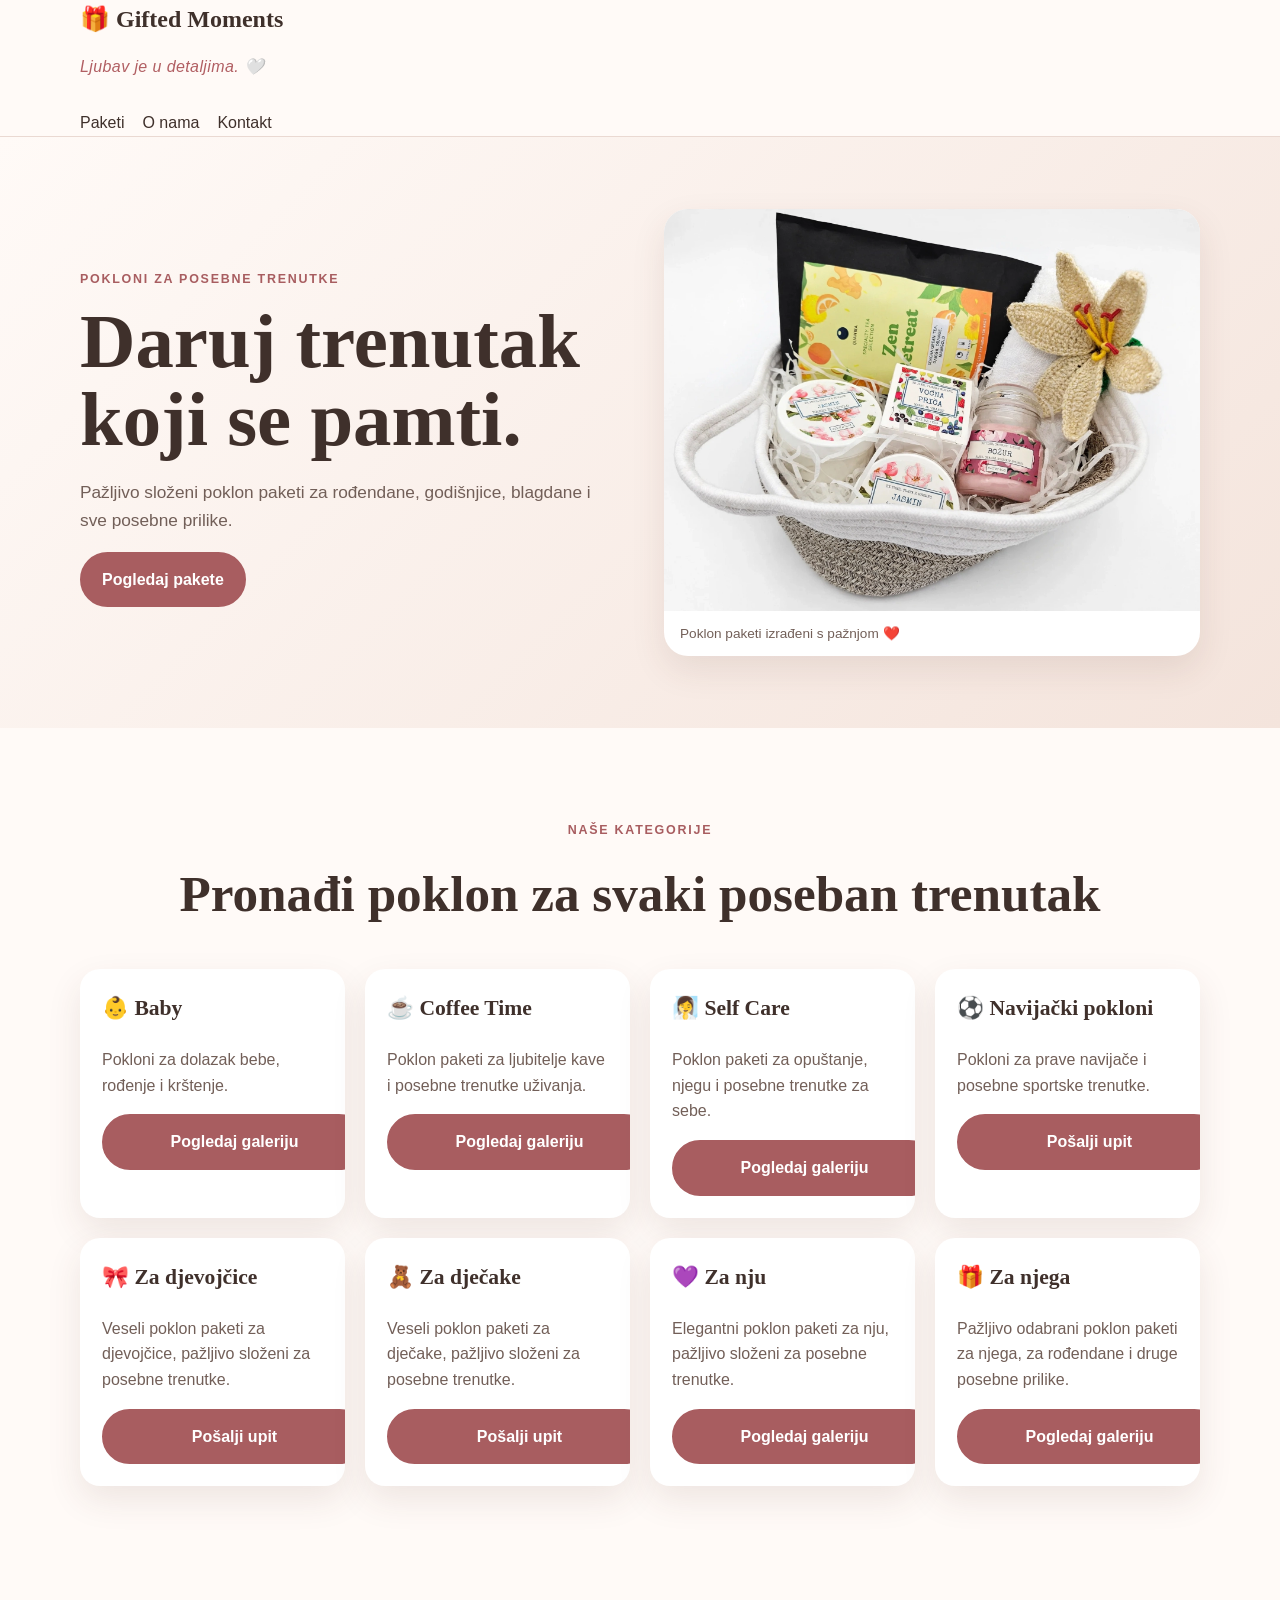
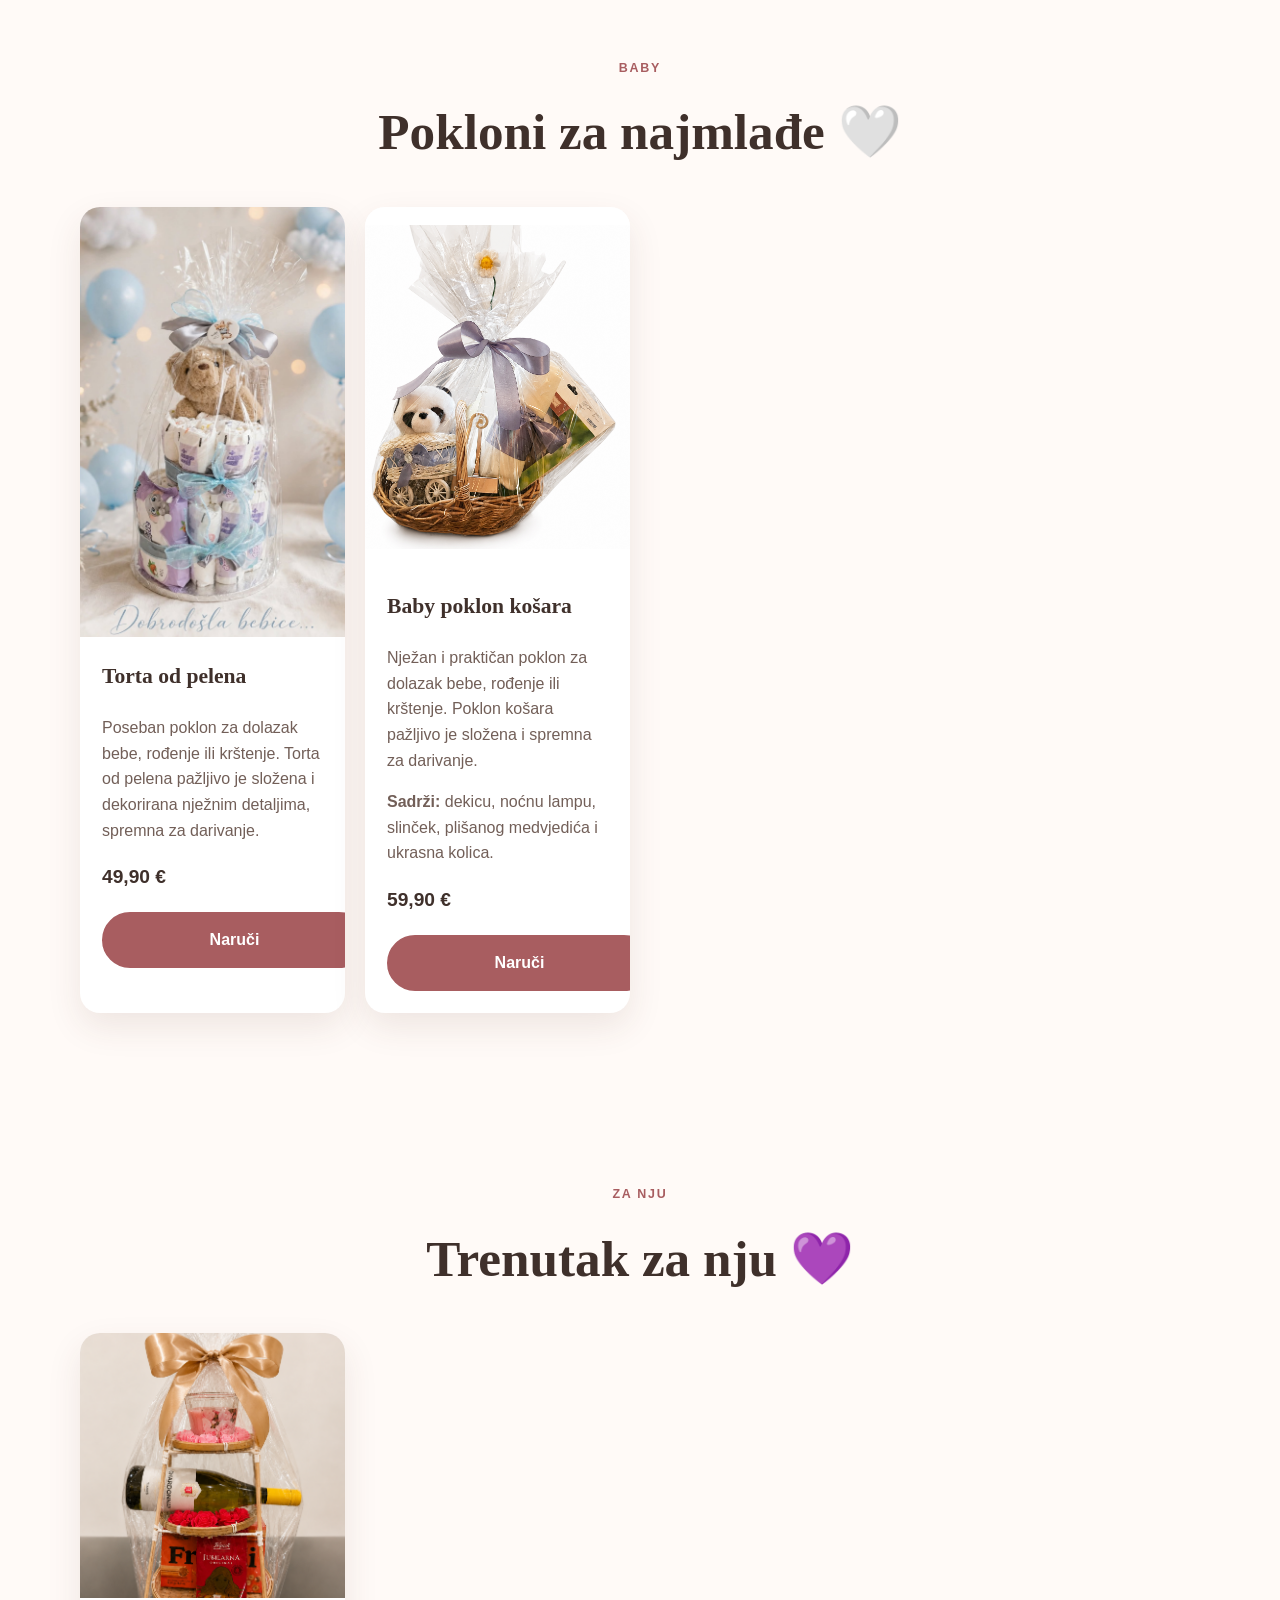
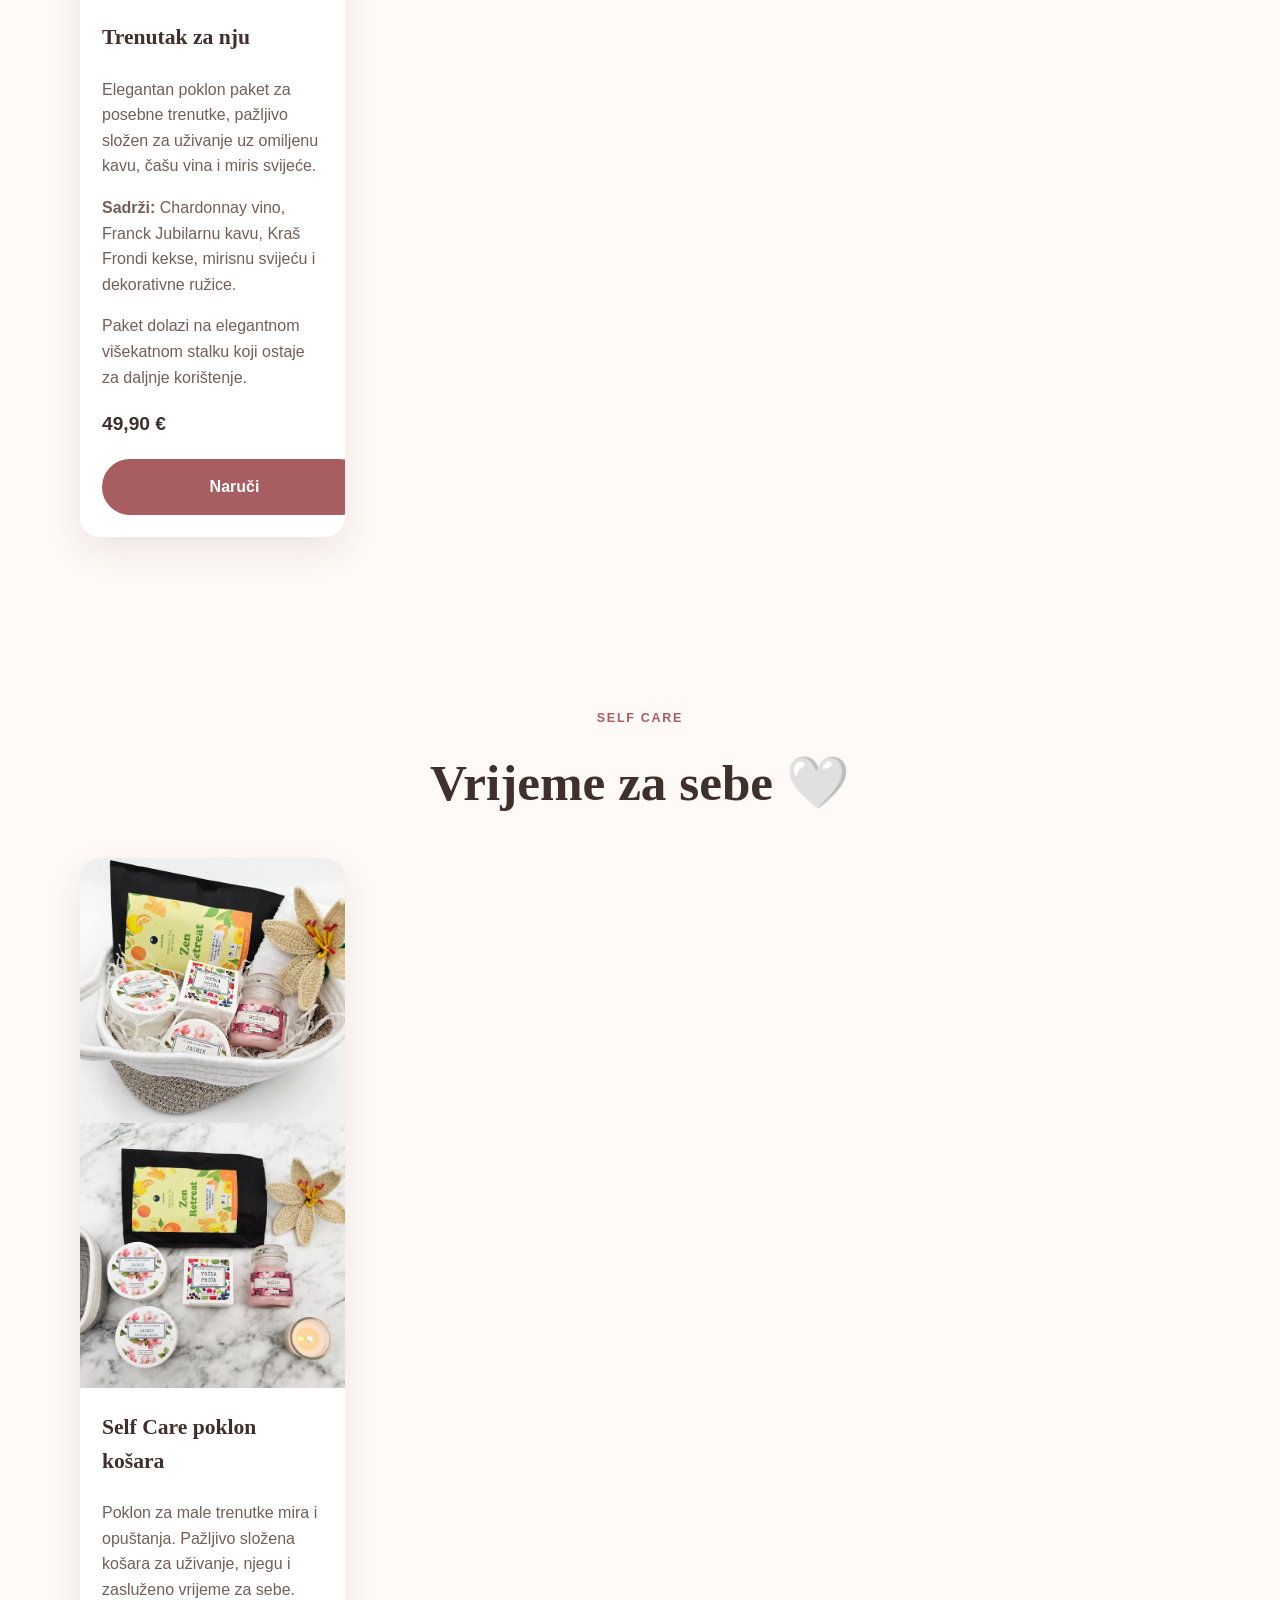
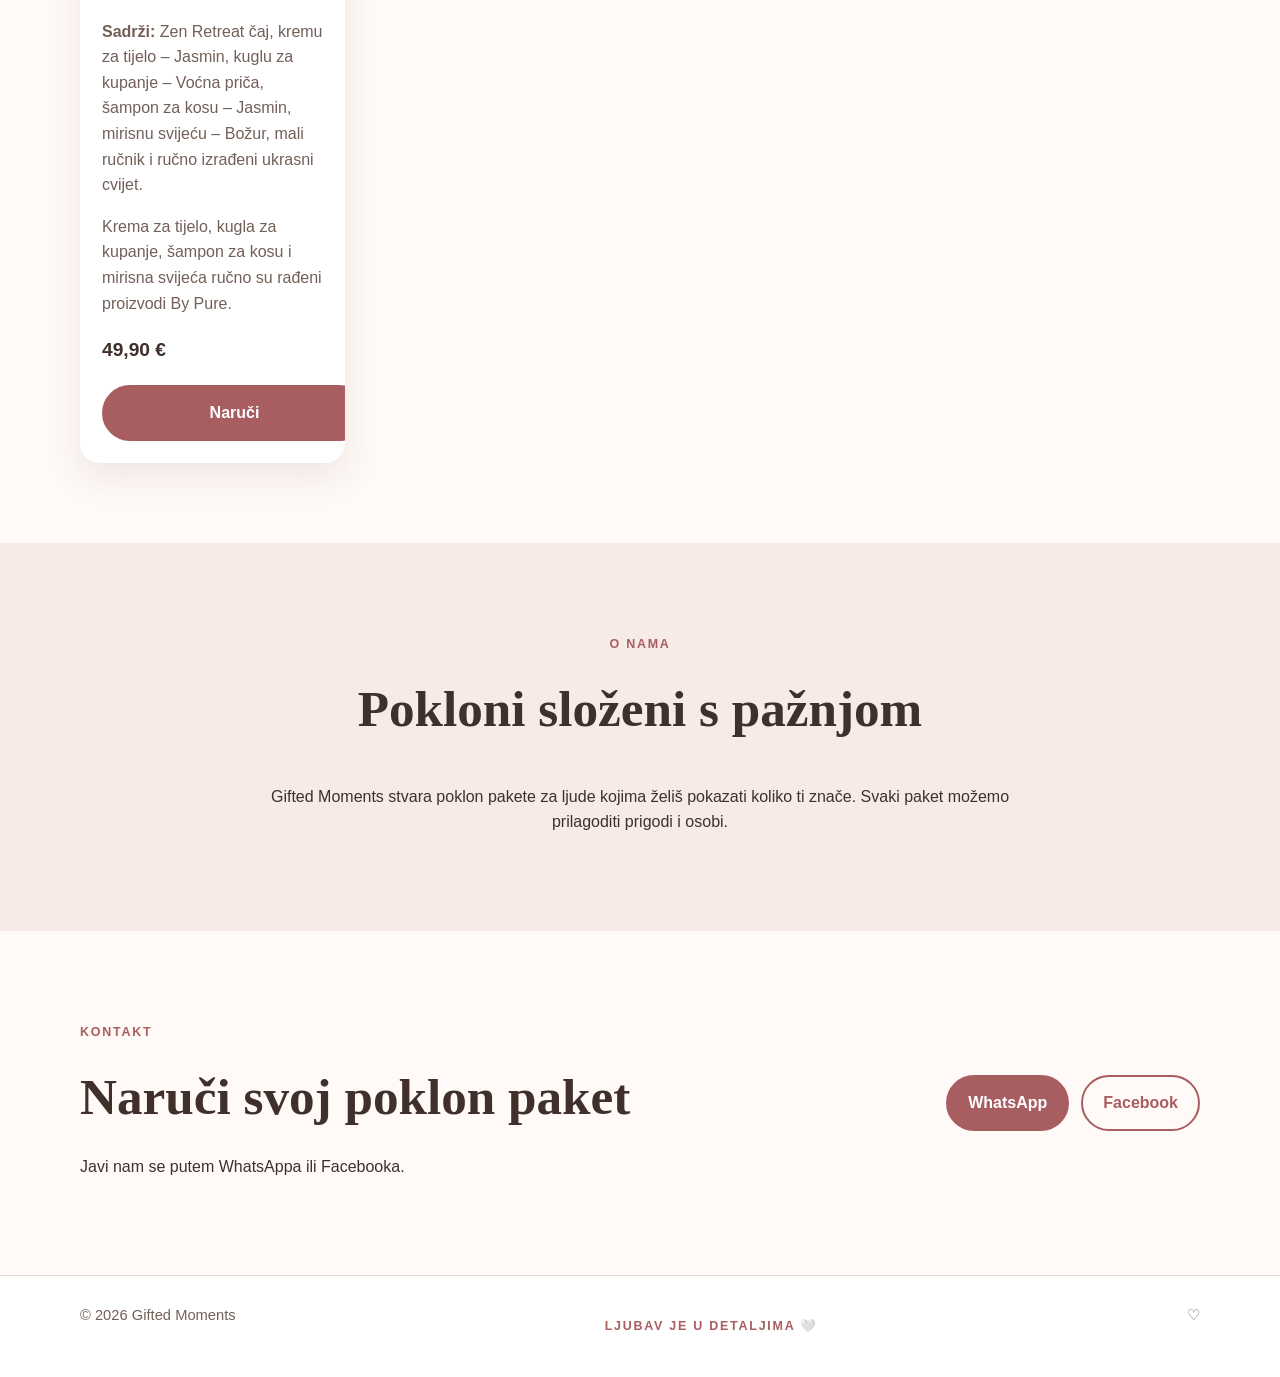
<file: index.html>
<!DOCTYPE html>
<html lang="hr">
<head>
  <!-- Google tag (gtag.js) -->
<script async src="https://www.googletagmanager.com/gtag/js?id=G-D5XE8VNC8J"></script>
<script>
  window.dataLayer = window.dataLayer || [];
  function gtag(){dataLayer.push(arguments);}
  gtag('js', new Date());

  gtag('config', 'G-D5XE8VNC8J');
</script>
  <meta charset="UTF-8">
  <meta name="viewport" content="width=device-width, initial-scale=1.0">
  <title>Gifted Moments</title>
  <meta name="description" content="Poklon paketi za rođendane, godišnjice, blagdane i posebne trenutke.">
  <link rel="stylesheet" href="style.css">
</head>
<body>

<header class="topbar">
  <div class="container nav">
    <a href="#" class="brand">🎁 Gifted Moments</a>
    <p class="tagline">Ljubav je u detaljima. 🤍</p>
    <nav>
      <a href="#paketi">Paketi</a>
      <a href="#o-nama">O nama</a>
      <a href="#kontakt">Kontakt</a>
    </nav>
  </div>
</header>

<main>
  <section class="hero">
    <div class="container hero-grid">
      <div class="hero-copy">
        <p class="eyebrow">POKLONI ZA POSEBNE TRENUTKE</p>
        <h1>Daruj trenutak koji se pamti.</h1>
        <p>
          Pažljivo složeni poklon paketi za rođendane, godišnjice,
          blagdane i sve posebne prilike.
        </p>
        <a class="btn" href="#paketi">Pogledaj pakete</a>
      </div>
      
       <div class="hero-card">
  <img src="743386960_1060607303157126_5761154834224235839_n.webp" alt="Gifted Moments poklon paket">
  <div class="image-note">Poklon paketi izrađeni s pažnjom ❤️</div>
</div>
  </section>
<section id="paketi" class="section">
  <div class="container">
    <p class="eyebrow center">Naše kategorije</p>
    <h2>Pronađi poklon za svaki poseban trenutak</h2>

    <div class="products">

      <article class="product">
        <div class="product-body">
          <h3>👶 Baby</h3>
          <p>Pokloni za dolazak bebe, rođenje i krštenje.</p>
          <a class="btn small" href="baby.html">Pogledaj galeriju</a>
        </div>
      </article>

      <article class="product">
        <div class="product-body">
          <h3>☕ Coffee Time</h3>
          <p>Poklon paketi za ljubitelje kave i posebne trenutke uživanja.</p>
          <a class="btn small" href="coffee-time.html">Pogledaj galeriju</a>
        </div>
      </article>

      <article class="product">
        <div class="product-body">
          <h3>🧖‍♀️ Self Care</h3>
          <p>Poklon paketi za opuštanje, njegu i posebne trenutke za sebe.</p>
          <a class="btn small" href="self-care.html">Pogledaj galeriju</a>
        </div>
      </article>

      <article class="product">
        <div class="product-body">
          <h3>⚽ Navijački pokloni</h3>
          <p>Pokloni za prave navijače i posebne sportske trenutke.</p>
          <a class="btn small" href="index.html#kontakt">Pošalji upit</a>
        </div>
      </article>

      <article class="product">
        <div class="product-body">
          <h3>🎀 Za djevojčice</h3>
          <p>Veseli poklon paketi za djevojčice, pažljivo složeni za posebne trenutke.</p>
          <a class="btn small" href="index.html#kontakt">Pošalji upit</a>
        </div>
      </article>

      <article class="product">
        <div class="product-body">
          <h3>🧸 Za dječake</h3>
          <p>Veseli poklon paketi za dječake, pažljivo složeni za posebne trenutke.</p>
          <a class="btn small" href="index.html#kontakt">Pošalji upit</a>
        </div>
      </article>
<article class="product">
  <div class="product-body">
    <h3>💜 Za nju</h3>
    <p>Elegantni poklon paketi za nju, pažljivo složeni za posebne trenutke.</p>
    <a class="btn small" href="za-nju.html">Pogledaj galeriju</a>
  </div>
</article>
      <article class="product">
        <div class="product-body">
          <h3>🎁 Za njega</h3>
          <p>Pažljivo odabrani poklon paketi za njega, za rođendane i druge posebne prilike.</p>
          <a class="btn small" href="za-njega.html">Pogledaj galeriju</a>
        </div>
      </article>

    </div>
  </div>
</section>
<section id="baby" class="section">
  <div class="container">
    <p class="eyebrow center">BABY</p>
    <h2>Pokloni za najmlađe 🤍</h2>

    <div class="products">

      <article class="product">
        <img src="786778303_1833585441340446_5431290998568531821_n.jpg" alt="Baby poklon paket">
        <div class="product-body">
          <h3>Torta od pelena</h3>
          <p>Poseban poklon za dolazak bebe, rođenje ili krštenje. Torta od pelena pažljivo je složena i dekorirana nježnim detaljima, spremna za darivanje.</p>
<p class="price">49,90 €</p>
  
          <a class="btn small" href="https://wa.me/385953366332?text=Pozdrav%2C%20zanima%20me%20Torta%20od%20pelena%20po%20cijeni%2049%2C90%20%E2%82%AC." target="_blank">Naruči</a>
        </div>
      </article>

      <article class="product">
  <img src="file_00000000be64820a98b0999968f11ad8.png" alt="Baby poklon košara s pandom">
  <div class="product-body">
    <h3>Baby poklon košara</h3>
    <p>Nježan i praktičan poklon za dolazak bebe, rođenje ili krštenje. Poklon košara pažljivo je složena i spremna za darivanje.</p>
<p><strong>Sadrži:</strong> dekicu, noćnu lampu, slinček, plišanog medvjedića i ukrasna kolica.</p>
<p class="price">59,90 €</p>
    
    <a class="btn small" href="https://wa.me/385953366332?text=Pozdrav%2C%20zanima%20me%20Baby%20poklon%20ko%C5%A1ara%20po%20cijeni%2059%2C90%20%E2%82%AC." target="_blank">Naruči</a>
  </div>
</article>

    </div>
  </div>
</section>
<section id="za-nju" class="section">
  <div class="container">
    <p class="eyebrow center">ZA NJU</p>
    <h2>Trenutak za nju 💜</h2>

    <div class="products">

      <article class="product">
        <img src="Za-nju-1.png" alt="Poklon paket Trenutak za nju">

        <div class="product-body">
          <h3>Trenutak za nju</h3>

          <p>
            Elegantan poklon paket za posebne trenutke,
            pažljivo složen za uživanje uz omiljenu kavu,
            čašu vina i miris svijeće.
          </p>

          <p>
            <strong>Sadrži:</strong> Chardonnay vino,
            Franck Jubilarnu kavu, Kraš Frondi kekse,
            mirisnu svijeću i dekorativne ružice.
          </p>

          <p>
            Paket dolazi na elegantnom višekatnom stalku
            koji ostaje za daljnje korištenje.
          </p>

          <p class="price">49,90 €</p>

          <a class="btn small"
             href="https://wa.me/385953366332?text=Pozdrav%2C%20zanima%20me%20poklon%20paket%20Trenutak%20za%20nju%20po%20cijeni%2049%2C90%20%E2%82%AC."
             target="_blank">Naruči</a>
        </div>
      </article>

    </div>
  </div>
</section>
  
  <section id="self-care" class="section">
  <div class="container">
    <p class="eyebrow center">SELF CARE</p>
    <h2>Vrijeme za sebe 🤍</h2>

    <div class="products">

      <article class="product">
        <img src="Self-care 1.webp" alt="Self Care poklon košara">

        <img src="Self-care 2.webp" alt="Sadržaj Self Care poklon košare">

        <div class="product-body">
          <h3>Self Care poklon košara</h3>

          <p>Poklon za male trenutke mira i opuštanja. Pažljivo složena košara za uživanje, njegu i zasluženo vrijeme za sebe.</p>

          <p><strong>Sadrži:</strong> Zen Retreat čaj, kremu za tijelo – Jasmin, kuglu za kupanje – Voćna priča, šampon za kosu – Jasmin, mirisnu svijeću – Božur, mali ručnik i ručno izrađeni ukrasni cvijet.</p>

          <p>Krema za tijelo, kugla za kupanje, šampon za kosu i mirisna svijeća ručno su rađeni proizvodi By Pure.</p>

          <p class="price">49,90 €</p>

          <a class="btn small" href="https://wa.me/385953366332?text=Pozdrav%2C%20zanima%20me%20Self%20Care%20poklon%20ko%C5%A1ara%20po%20cijeni%2049%2C90%20%E2%82%AC." target="_blank">Naruči</a>
        </div>
      </article>

    </div>
  </div>
</section>
  <section id="o-nama" class="section soft">
    <div class="container narrow">
      <p class="eyebrow center">O nama</p>
      <h2>Pokloni složeni s pažnjom</h2>
      <p class="center">
        Gifted Moments stvara poklon pakete za ljude kojima želiš pokazati
        koliko ti znače. Svaki paket možemo prilagoditi prigodi i osobi.
      </p>
    </div>
  </section>

  <section id="kontakt" class="section">
    <div class="container contact">
      <div>
        <p class="eyebrow">Kontakt</p>
        <h2>Naruči svoj poklon paket</h2>
        <p>Javi nam se putem WhatsAppa ili Facebooka.</p>
      </div>
      <div class="contact-links">
        <a class="btn" href="https://wa.me/385953366332?text=Pozdrav%2C%20zanima%20me%20ponuda%20poklon%20paketa." target="_blank">WhatsApp</a>
        <a class="btn outline" href="https://www.facebook.com/share/1BZbxd3BE4/" target="_blank">Facebook</a>
      </div>
    </div>
  </section>
</main>

<footer>
  <div class="container footer-inner">
    <span>© 2026 Gifted Moments</span><p class="eyebrow">LJUBAV JE U DETALJIMA 🤍</p>
    <span> ♡</span>
  </div>
</footer>

</body>
</html>
</file>
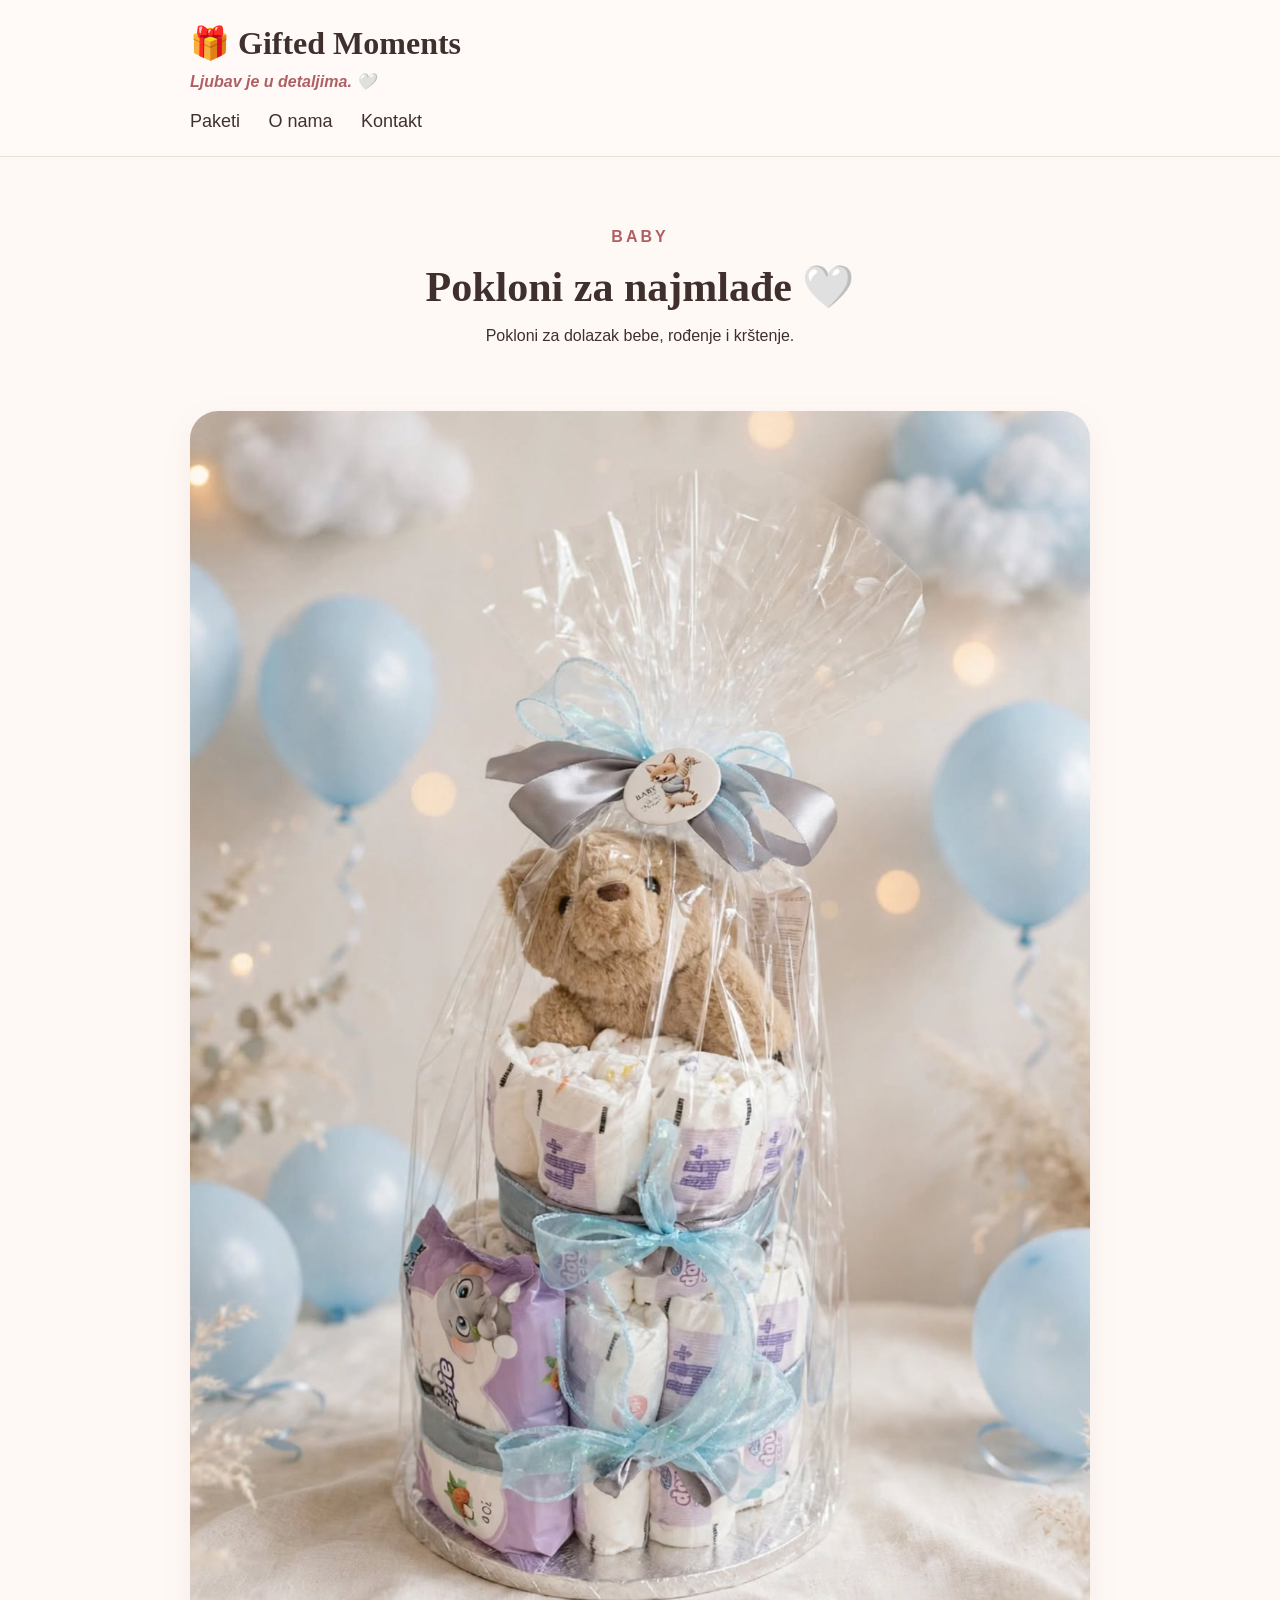
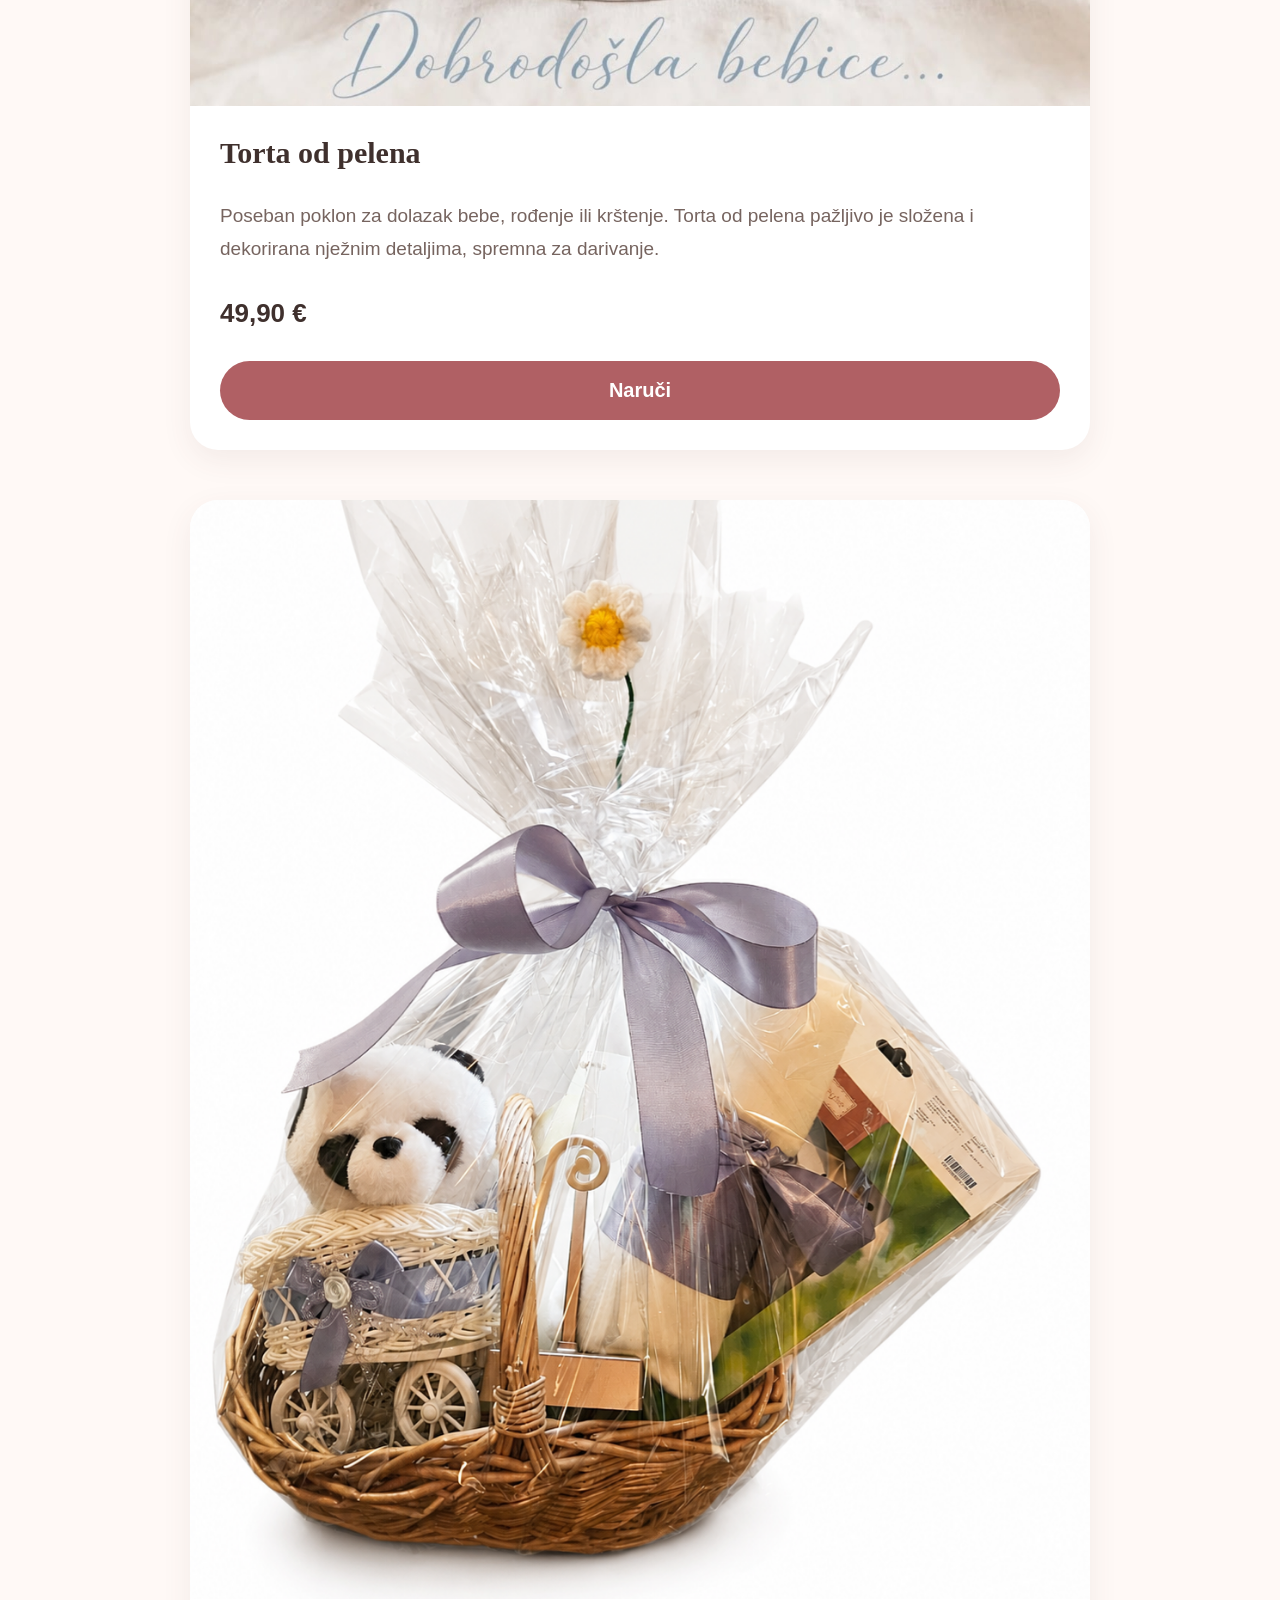
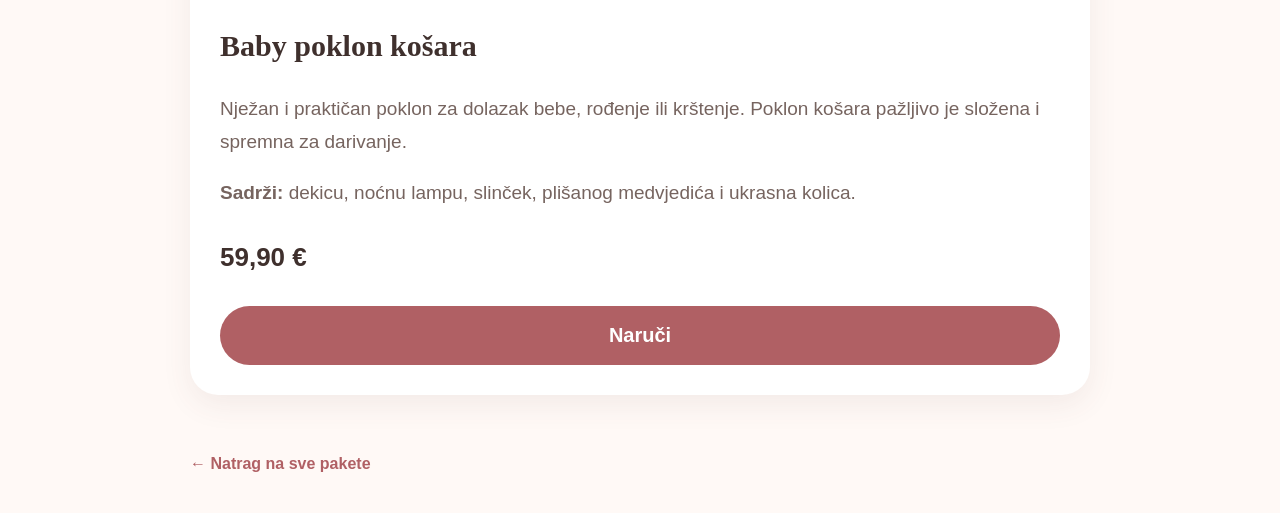
<file: baby.html>
<!DOCTYPE html>
<html lang="hr">
<head>
  <meta charset="UTF-8">
  <meta name="viewport" content="width=device-width, initial-scale=1.0">

  <title>Baby | Gifted Moments</title>

  <style>
    * {
      box-sizing: border-box;
    }

    body {
      margin: 0;
      background: #fff9f6;
      color: #3f302d;
      font-family: Arial, sans-serif;
    }

    header {
      padding: 24px 20px;
      border-bottom: 1px solid #eaded9;
      background: #fffaf7;
    }

    header h1 {
      margin: 0 0 10px;
      font-family: Georgia, serif;
      font-size: 32px;
    }

    .tagline {
      margin: 0 0 20px;
      color: #b06064;
      font-style: italic;
      font-weight: bold;
    }

    nav a {
      color: #3f302d;
      text-decoration: none;
      margin-right: 24px;
      font-size: 18px;
    }

    .container {
      width: min(92%, 900px);
      margin: 0 auto;
    }

    .hero {
      text-align: center;
      padding: 55px 20px 30px;
    }

    .eyebrow {
      color: #b06064;
      font-weight: bold;
      letter-spacing: 3px;
    }

    .hero h2 {
      font-family: Georgia, serif;
      font-size: 42px;
      margin: 15px 0;
    }

    .product {
      background: white;
      border-radius: 28px;
      overflow: hidden;
      margin: 20px 0 50px;
      box-shadow: 0 10px 30px rgba(100, 70, 60, 0.08);
    }

    .product img {
      display: block;
      width: 100%;
      height: auto;
    }

    .product-body {
      padding: 30px;
    }

    .product h3 {
      font-family: Georgia, serif;
      font-size: 30px;
      margin-top: 0;
    }

    .product p {
      font-size: 19px;
      line-height: 1.7;
      color: #76645f;
    }

    .price {
      font-size: 26px !important;
      font-weight: bold;
      color: #3f302d !important;
    }

    .btn {
      display: block;
      width: 100%;
      padding: 18px;
      margin-top: 25px;
      border-radius: 40px;
      background: #b06064;
      color: white;
      text-align: center;
      text-decoration: none;
      font-size: 20px;
      font-weight: bold;
    }

    .back {
      display: inline-block;
      margin: 10px 0 40px;
      color: #b06064;
      text-decoration: none;
      font-weight: bold;
    }
  </style>
</head>

<body>

<header>
  <div class="container">
    <h1>🎁 Gifted Moments</h1>
    <p class="tagline">Ljubav je u detaljima. 🤍</p>

    <nav>
      <a href="index.html">Paketi</a>
      <a href="index.html#o-nama">O nama</a>
      <a href="index.html#kontakt">Kontakt</a>
    </nav>
  </div>
</header>

<main class="container">

  <div class="hero">
    <p class="eyebrow">BABY</p>
    <h2>Pokloni za najmlađe 🤍</h2>
    <p>Pokloni za dolazak bebe, rođenje i krštenje.</p>
  </div>

  <article class="product">

    <img
    
  src="786778303_1833585441340446_5431290998568531821_n.jpg"
  alt="Torta od pelena"
>
      
  

    <div class="product-body">
      <h3>Torta od pelena</h3>

      <p>
        Poseban poklon za dolazak bebe, rođenje ili krštenje.
        Torta od pelena pažljivo je složena i dekorirana nježnim detaljima,
        spremna za darivanje.
      </p>

      <p class="price">49,90 €</p>

      <a class="btn"
         href="https://wa.me/385953366332?text=Pozdrav%2C%20zanima%20me%20Torta%20od%20pelena%20po%20cijeni%2049%2C90%20%E2%82%AC."
         target="_blank">
        Naruči
      </a>
    </div>

  </article>

  <article class="product">

    <img
      src="file_00000000be64820a98b0999968f11ad8.png"
      alt="Baby poklon košara"
    >

    <div class="product-body">
      <h3>Baby poklon košara</h3>

      <p>
        Nježan i praktičan poklon za dolazak bebe, rođenje ili krštenje.
        Poklon košara pažljivo je složena i spremna za darivanje.
      </p>

      <p>
        <strong>Sadrži:</strong> dekicu, noćnu lampu, slinček,
        plišanog medvjedića i ukrasna kolica.
      </p>

      <p class="price">59,90 €</p>

      <a class="btn"
         href="https://wa.me/385953366332?text=Pozdrav%2C%20zanima%20me%20Baby%20poklon%20ko%C5%A1ara%20po%20cijeni%2059%2C90%20%E2%82%AC."
         target="_blank">
        Naruči
      </a>
    </div>

  </article>

  <a class="back" href="index.html">← Natrag na sve pakete</a>

</main>

</body>
</html>
</file>
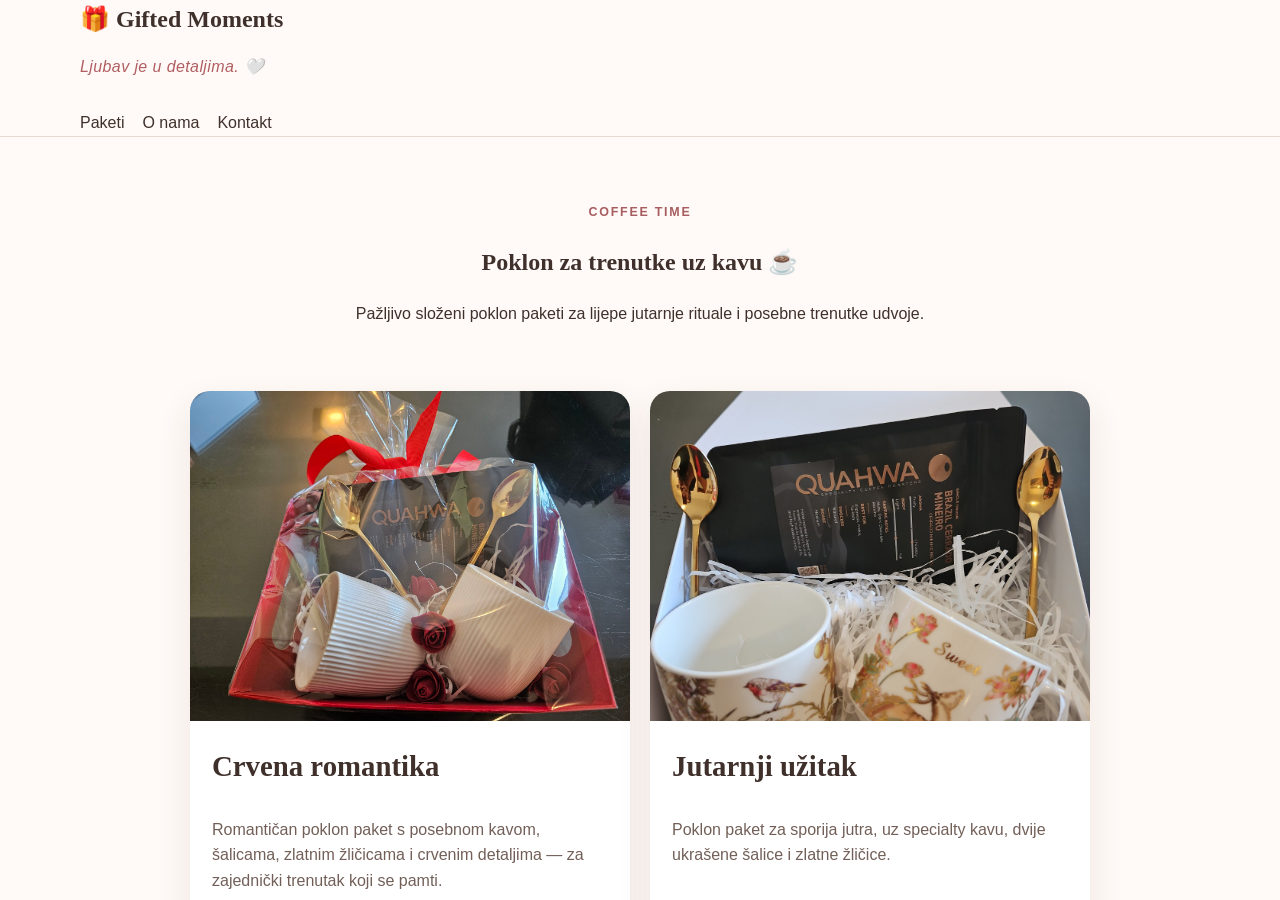
<file: cofee-time.html>
<!DOCTYPE html>
<html lang="hr">
<head>
  <meta charset="UTF-8">
  <meta http-equiv="refresh" content="0; url=coffee-time.html">
  <link rel="canonical" href="coffee-time.html">
  <title>Preusmjeravanje | Gifted Moments</title>
</head>
<body><p>Otvaram <a href="coffee-time.html">Coffee Time</a> stranicu…</p></body>
</html>
</file>
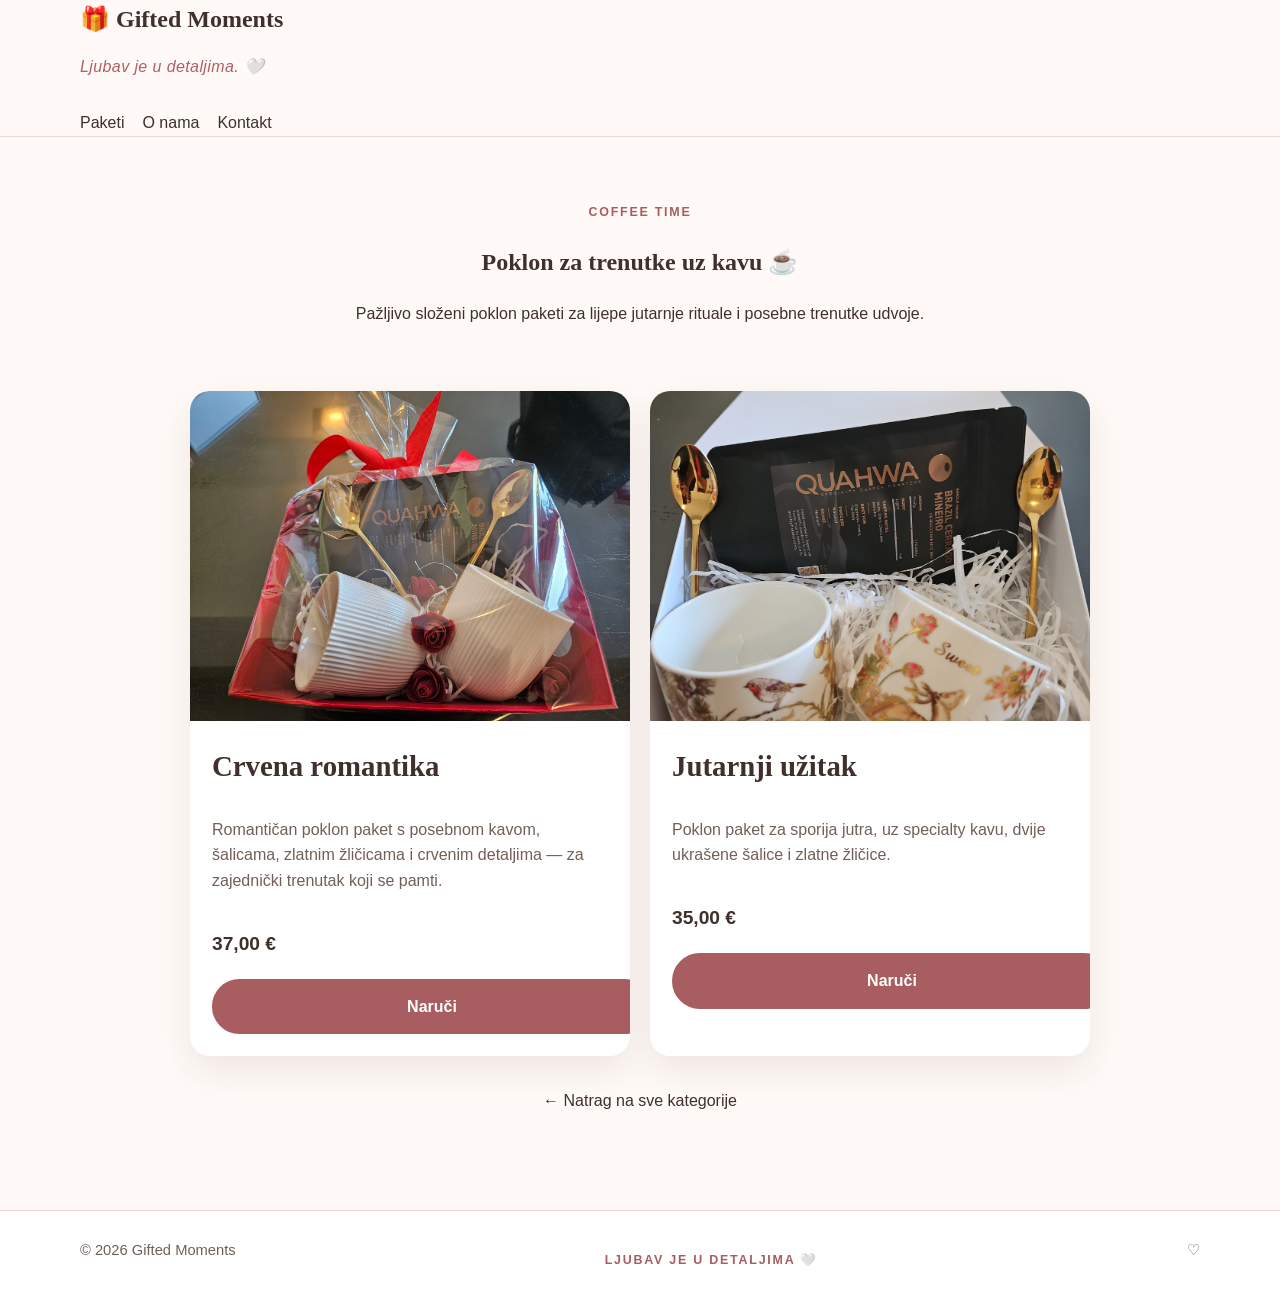
<file: coffee-time.html>
<!DOCTYPE html>
<html lang="hr">
<head>
  <meta charset="UTF-8">
  <meta name="viewport" content="width=device-width, initial-scale=1.0">
  <meta name="description" content="Coffee Time poklon paketi Gifted Moments: Crvena romantika i Jutarnji užitak.">
  <title>Coffee Time | Gifted Moments</title>
  <link rel="stylesheet" href="style.css">
  <style>
    .coffee-intro { padding: 54px 0 28px; text-align: center; }
    .coffee-grid { grid-template-columns: repeat(2, minmax(0, 1fr)); max-width: 900px; margin: 0 auto; }
    .coffee-grid .product img { aspect-ratio: 4 / 3; object-fit: cover; }
    .coffee-grid .product-body { display: flex; flex-direction: column; align-items: flex-start; }
    .coffee-grid .btn { margin-top: auto; }
    @media (max-width: 700px) { .coffee-grid { grid-template-columns: 1fr; } }
  </style>
</head>
<body>
<header class="topbar">
  <div class="container nav">
    <a href="index.html" class="brand">🎁 Gifted Moments</a>
    <p class="tagline">Ljubav je u detaljima. 🤍</p>
    <nav>
      <a href="index.html#paketi">Paketi</a>
      <a href="index.html#o-nama">O nama</a>
      <a href="index.html#kontakt">Kontakt</a>
    </nav>
  </div>
</header>
<main>
  <section class="coffee-intro">
    <div class="container">
      <p class="eyebrow">COFFEE TIME</p>
      <h1 style="font-family: Georgia, 'Times New Roman', serif;">Poklon za trenutke uz kavu ☕</h1>
      <p>Pažljivo složeni poklon paketi za lijepe jutarnje rituale i posebne trenutke udvoje.</p>
    </div>
  </section>
  <section class="section" style="padding-top: 20px;">
    <div class="container">
      <div class="products coffee-grid">
        <article class="product">
          <img src="coffee-time-crvena-romantika.jpg" alt="Crvena romantika: poklon paket s kavom, šalicama, zlatnim žličicama i crvenim ružama">
          <div class="product-body">
            <h2 style="text-align:left; font-size:1.8rem; margin:0 0 12px;">Crvena romantika</h2>
            <p>Romantičan poklon paket s posebnom kavom, šalicama, zlatnim žličicama i crvenim detaljima — za zajednički trenutak koji se pamti.</p>
            <p class="price">37,00 €</p>
            <a class="btn small" href="https://wa.me/385953366332?text=Pozdrav%2C%20zanima%20me%20paket%20Crvena%20romantika%20po%20cijeni%2037%2C00%20%E2%82%AC." target="_blank" rel="noopener">Naruči</a>
          </div>
        </article>
        <article class="product">
          <img src="coffee-time-jutarnji-uzitak.jpg" alt="Jutarnji užitak: poklon paket s kavom, ukrašenim šalicama i zlatnim žličicama">
          <div class="product-body">
            <h2 style="text-align:left; font-size:1.8rem; margin:0 0 12px;">Jutarnji užitak</h2>
            <p>Poklon paket za sporija jutra, uz specialty kavu, dvije ukrašene šalice i zlatne žličice.</p>
            <p class="price">35,00 €</p>
            <a class="btn small" href="https://wa.me/385953366332?text=Pozdrav%2C%20zanima%20me%20paket%20Jutarnji%20u%C5%BEitak%20po%20cijeni%2035%2C00%20%E2%82%AC." target="_blank" rel="noopener">Naruči</a>
          </div>
        </article>
      </div>
      <p class="center" style="margin-top:32px;"><a href="index.html#paketi">← Natrag na sve kategorije</a></p>
    </div>
  </section>
</main>
<footer>
  <div class="container footer-inner">
    <span>© 2026 Gifted Moments</span>
    <p class="eyebrow">LJUBAV JE U DETALJIMA 🤍</p>
    <span>♡</span>
  </div>
</footer>
</body>
</html>
</file>
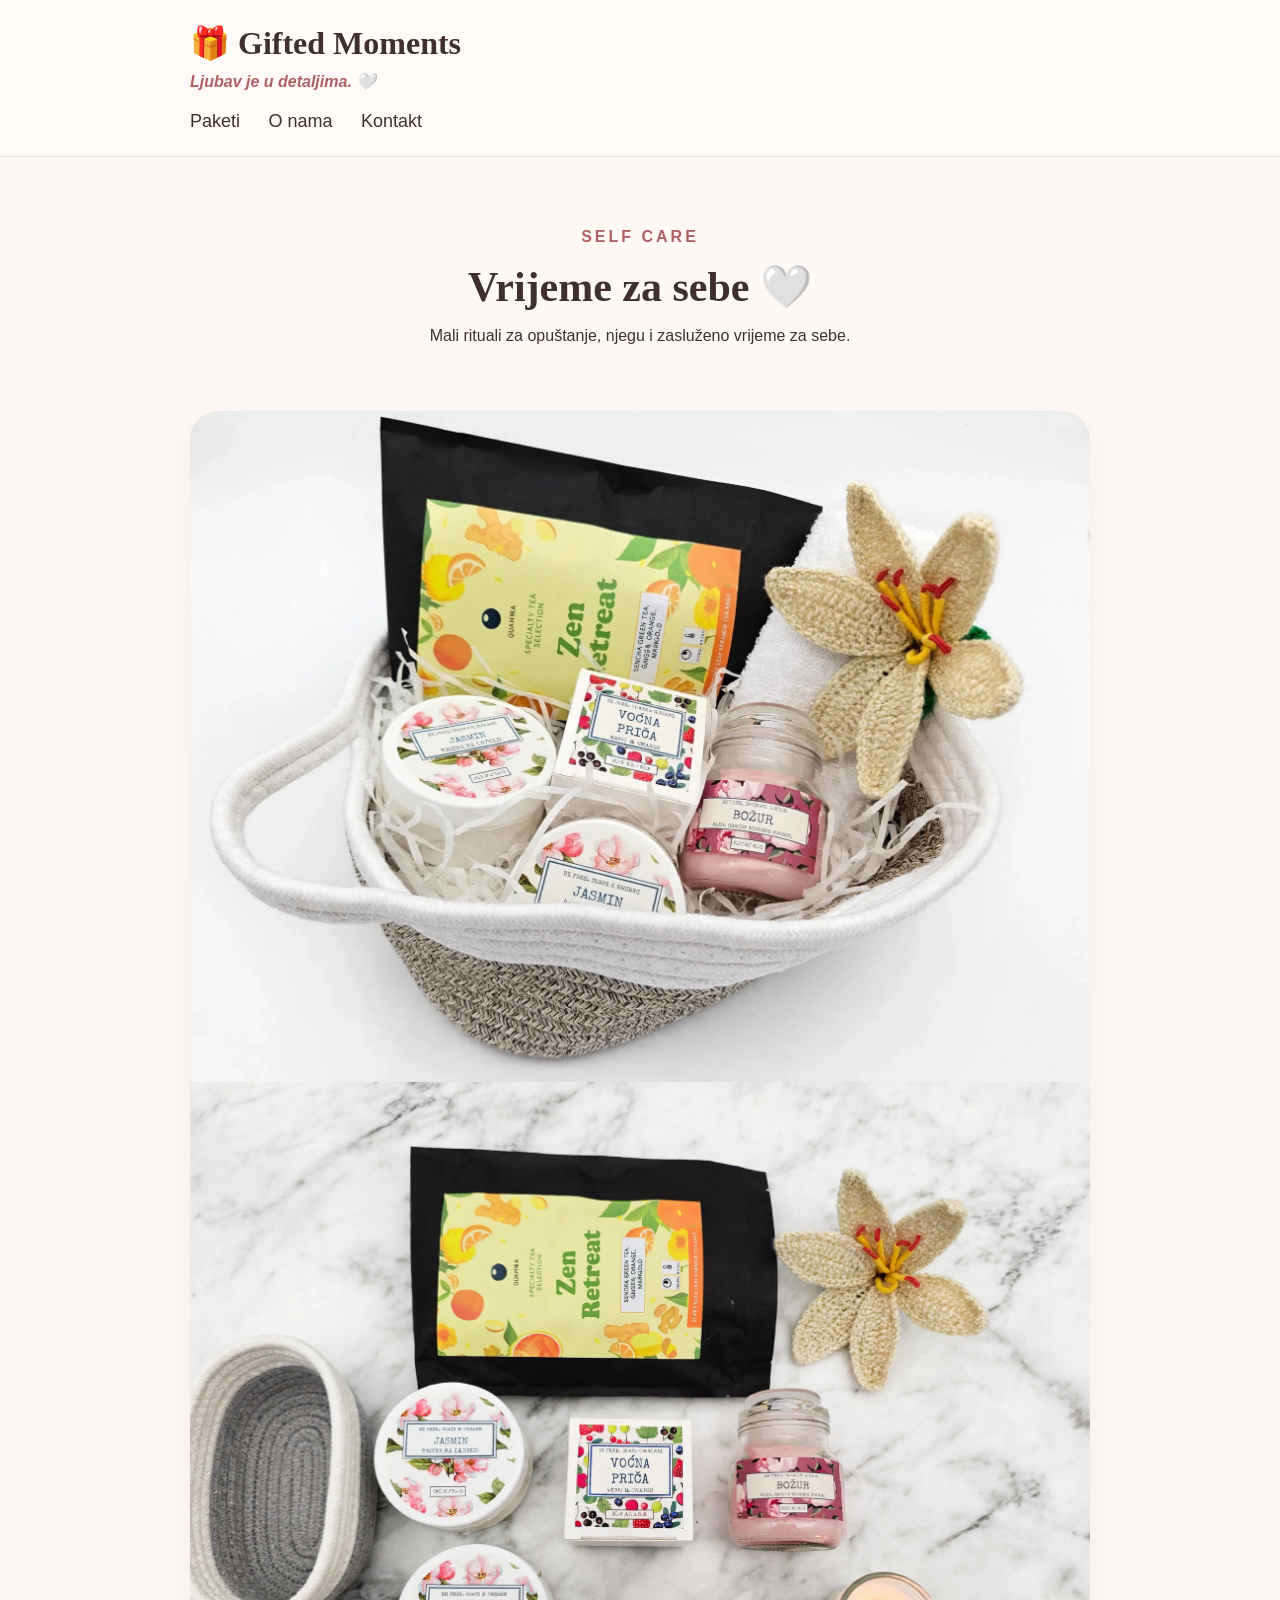
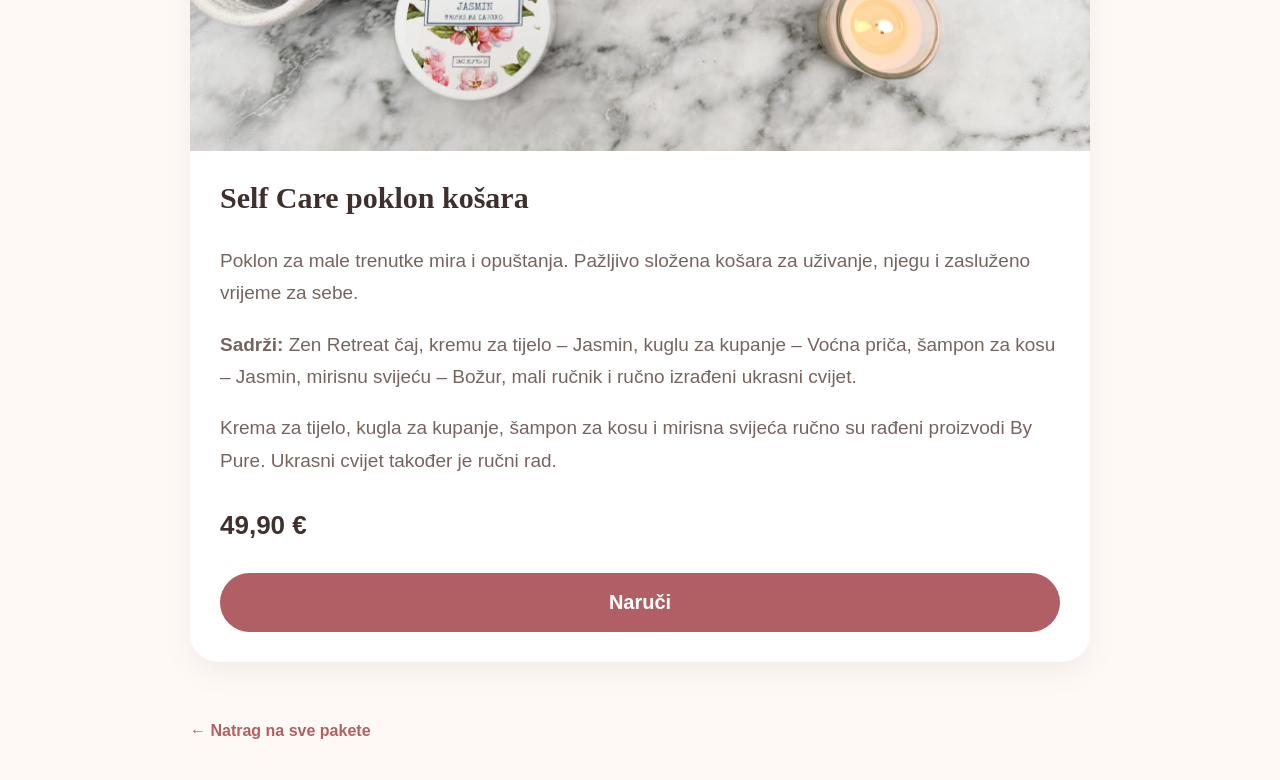
<file: self-care.html>
<!DOCTYPE html>
<html lang="hr">
<head>
  <meta charset="UTF-8">
  <meta name="viewport" content="width=device-width, initial-scale=1.0">

  <title>Self Care | Gifted Moments</title>

  <style>
    * {
      box-sizing: border-box;
    }

    body {
      margin: 0;
      background: #fff9f6;
      color: #3f302d;
      font-family: Arial, sans-serif;
    }

    header {
      padding: 24px 20px;
      border-bottom: 1px solid #eaded9;
      background: #fffaf7;
    }

    header h1 {
      margin: 0 0 10px;
      font-family: Georgia, serif;
      font-size: 32px;
    }

    .tagline {
      margin: 0 0 20px;
      color: #b06064;
      font-style: italic;
      font-weight: bold;
    }

    nav a {
      color: #3f302d;
      text-decoration: none;
      margin-right: 24px;
      font-size: 18px;
    }

    .container {
      width: min(92%, 900px);
      margin: 0 auto;
    }

    .hero {
      text-align: center;
      padding: 55px 20px 30px;
    }

    .eyebrow {
      color: #b06064;
      font-weight: bold;
      letter-spacing: 3px;
    }

    .hero h2 {
      font-family: Georgia, serif;
      font-size: 42px;
      margin: 15px 0;
    }

    .product {
      background: white;
      border-radius: 28px;
      overflow: hidden;
      margin: 20px 0 50px;
      box-shadow: 0 10px 30px rgba(100, 70, 60, 0.08);
    }

    .product img {
      display: block;
      width: 100%;
      height: auto;
    }

    .product-body {
      padding: 30px;
    }

    .product h3 {
      font-family: Georgia, serif;
      font-size: 30px;
      margin-top: 0;
    }

    .product p {
      font-size: 19px;
      line-height: 1.7;
      color: #76645f;
    }

    .price {
      font-size: 26px !important;
      font-weight: bold;
      color: #3f302d !important;
    }

    .btn {
      display: block;
      width: 100%;
      padding: 18px;
      margin-top: 25px;
      border-radius: 40px;
      background: #b06064;
      color: white;
      text-align: center;
      text-decoration: none;
      font-size: 20px;
      font-weight: bold;
    }

    .back {
      display: inline-block;
      margin: 10px 0 40px;
      color: #b06064;
      text-decoration: none;
      font-weight: bold;
    }
  </style>
</head>

<body>

<header>
  <div class="container">
    <h1>🎁 Gifted Moments</h1>
    <p class="tagline">Ljubav je u detaljima. 🤍</p>

    <nav>
      <a href="index.html">Paketi</a>
      <a href="index.html#o-nama">O nama</a>
      <a href="index.html#kontakt">Kontakt</a>
    </nav>
  </div>
</header>

<main class="container">

  <div class="hero">
    <p class="eyebrow">SELF CARE</p>
    <h2>Vrijeme za sebe 🤍</h2>
    <p>Mali rituali za opuštanje, njegu i zasluženo vrijeme za sebe.</p>
  </div>

  <article class="product">

    <img src="Self-care 1.webp"
         alt="Self Care poklon košara">

    <img src="Self-care 2.webp"
         alt="Sadržaj Self Care poklon košare">

    <div class="product-body">

      <h3>Self Care poklon košara</h3>
<p>
  Poklon za male trenutke mira i opuštanja.
  Pažljivo složena košara za uživanje, njegu
  i zasluženo vrijeme za sebe.
</p>

<p>
  <strong>Sadrži:</strong> Zen Retreat čaj,
  kremu za tijelo – Jasmin, kuglu za kupanje – Voćna priča,
  šampon za kosu – Jasmin, mirisnu svijeću – Božur,
  mali ručnik i ručno izrađeni ukrasni cvijet.
</p>

<p>
  Krema za tijelo, kugla za kupanje, šampon za kosu
  i mirisna svijeća ručno su rađeni proizvodi By Pure.
  Ukrasni cvijet također je ručni rad.
</p>

<p class="price">49,90 €</p>

<a class="btn"
   href="https://wa.me/385953366332?text=Pozdrav%2C%20zanima%20me%20Self%20Care%20poklon%20ko%C5%A1ara%20po%20cijeni%2049%2C90%20%E2%82%AC."
   target="_blank">
  Naruči
</a>

</div>
</article>

<a class="back" href="index.html">← Natrag na sve pakete</a>

</main>

</body>
</html>
</file>
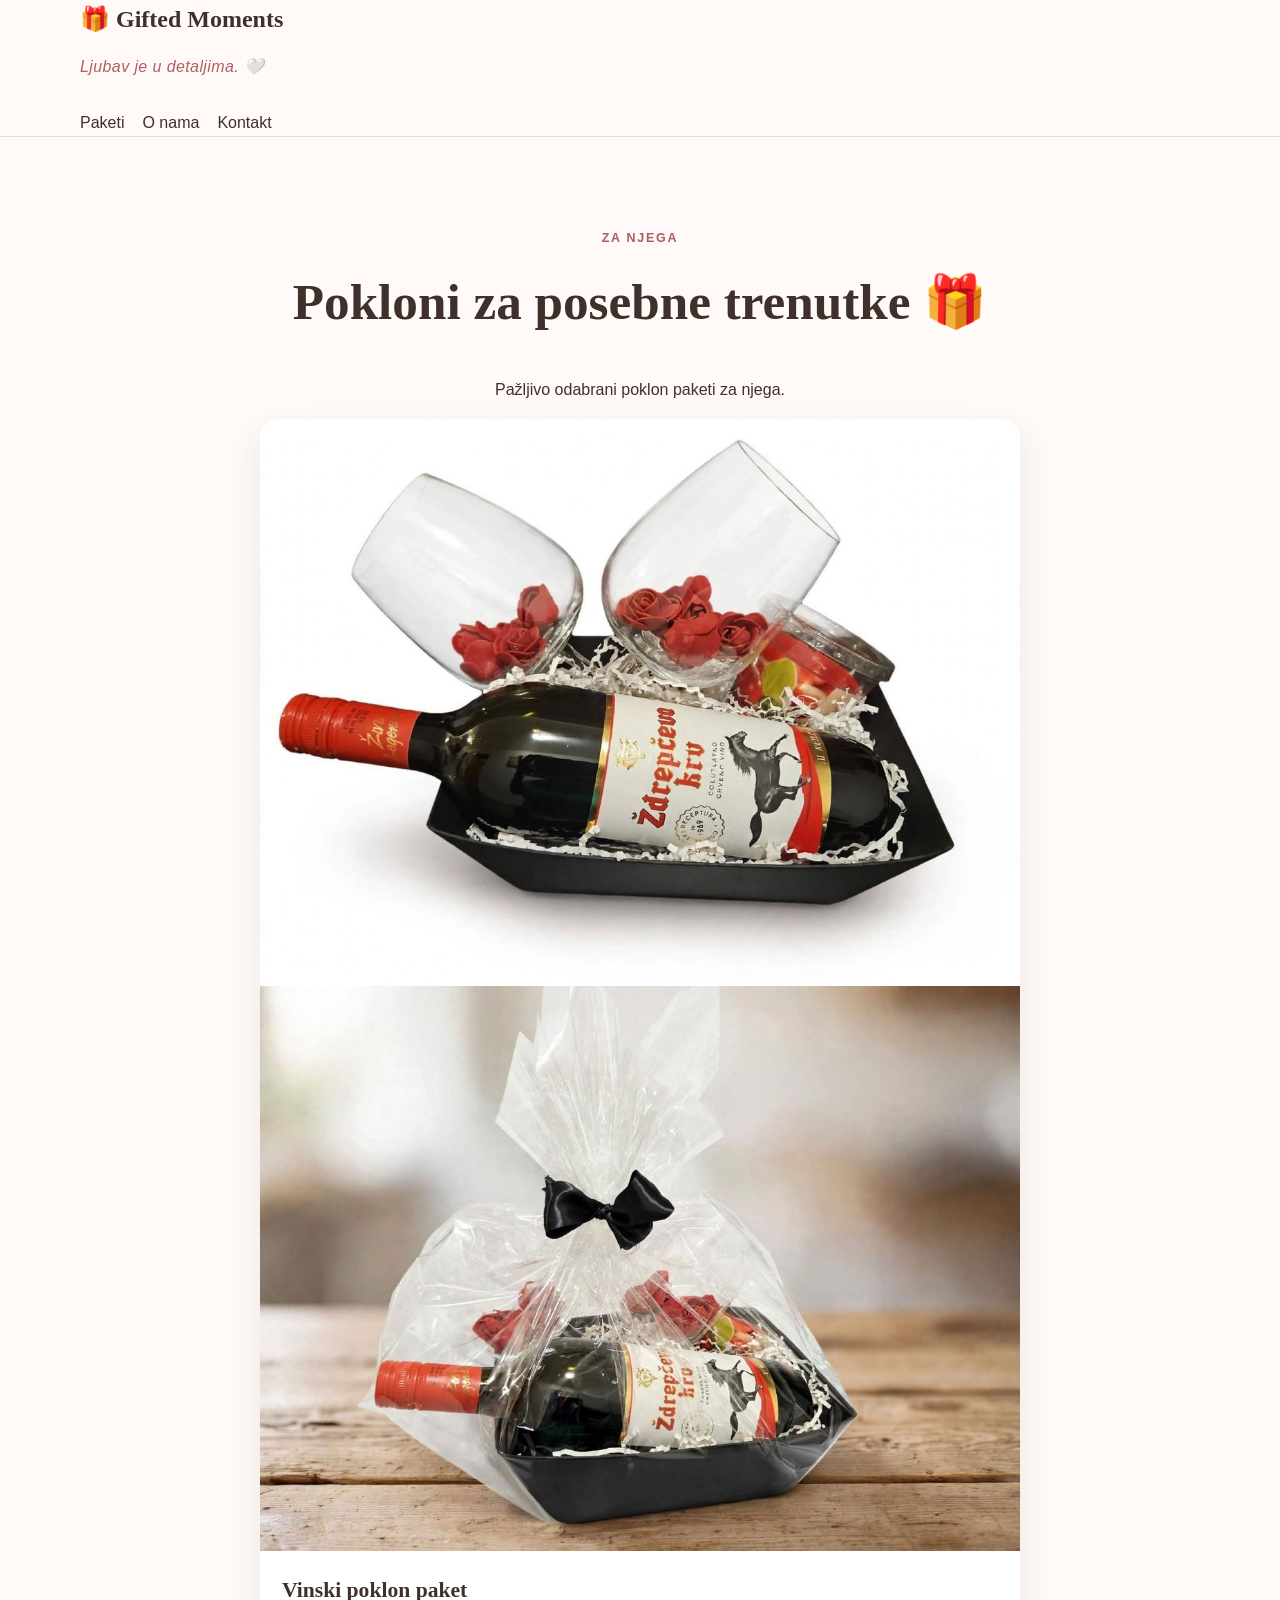
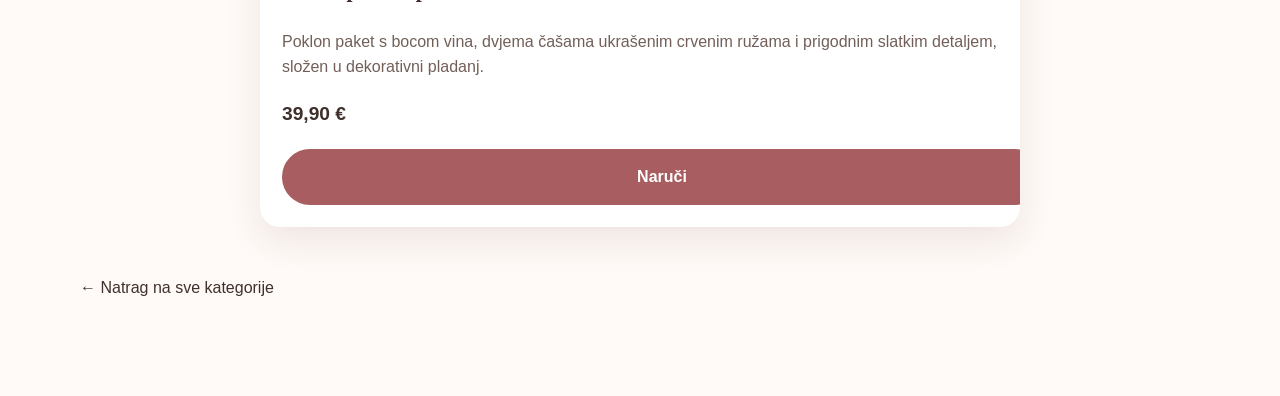
<file: za-njega.html>
<!DOCTYPE html>
<html lang="hr">
<head>
  <meta charset="UTF-8">
  <meta name="viewport" content="width=device-width, initial-scale=1.0">
  <title>Za njega | Gifted Moments</title>
  <link rel="stylesheet" href="style.css">
  <style>
    .gallery-product { max-width: 760px; margin: 0 auto 48px; }
    .gallery-product img { width: 100%; height: auto; aspect-ratio: auto; object-fit: contain; background: #fff; }
  </style>
</head>
<body>
<header class="topbar">
  <div class="container nav">
    <a href="index.html" class="brand">🎁 Gifted Moments</a>
    <p class="tagline">Ljubav je u detaljima. 🤍</p>
    <nav><a href="index.html#paketi">Paketi</a><a href="index.html#o-nama">O nama</a><a href="index.html#kontakt">Kontakt</a></nav>
  </div>
</header>
<main class="section">
  <div class="container">
    <p class="eyebrow center">ZA NJEGA</p>
    <h2>Pokloni za posebne trenutke 🎁</h2>
    <p class="center">Pažljivo odabrani poklon paketi za njega.</p>
    <article class="product gallery-product">
      <img src="vinski-paket-1.jpg" alt="Vinski poklon paket s čašama i crvenim ružama">
      <img src="vinski-paket-2.jpg" alt="Vinski poklon paket umotan u celofan s crnom mašnom">
      <div class="product-body">
        <h3>Vinski poklon paket</h3>
        <p>Poklon paket s bocom vina, dvjema čašama ukrašenim crvenim ružama i prigodnim slatkim detaljem, složen u dekorativni pladanj.</p>
        <p class="price">39,90 €</p>
        <a class="btn small" href="https://wa.me/385953366332?text=Pozdrav%2C%20zanima%20me%20Vinski%20poklon%20paket%20po%20cijeni%2039%2C90%20%E2%82%AC." target="_blank">Naruči</a>
      </div>
    </article>
    <p><a href="index.html#paketi">← Natrag na sve kategorije</a></p>
  </div>
</main>
</body>
</html>
</file>
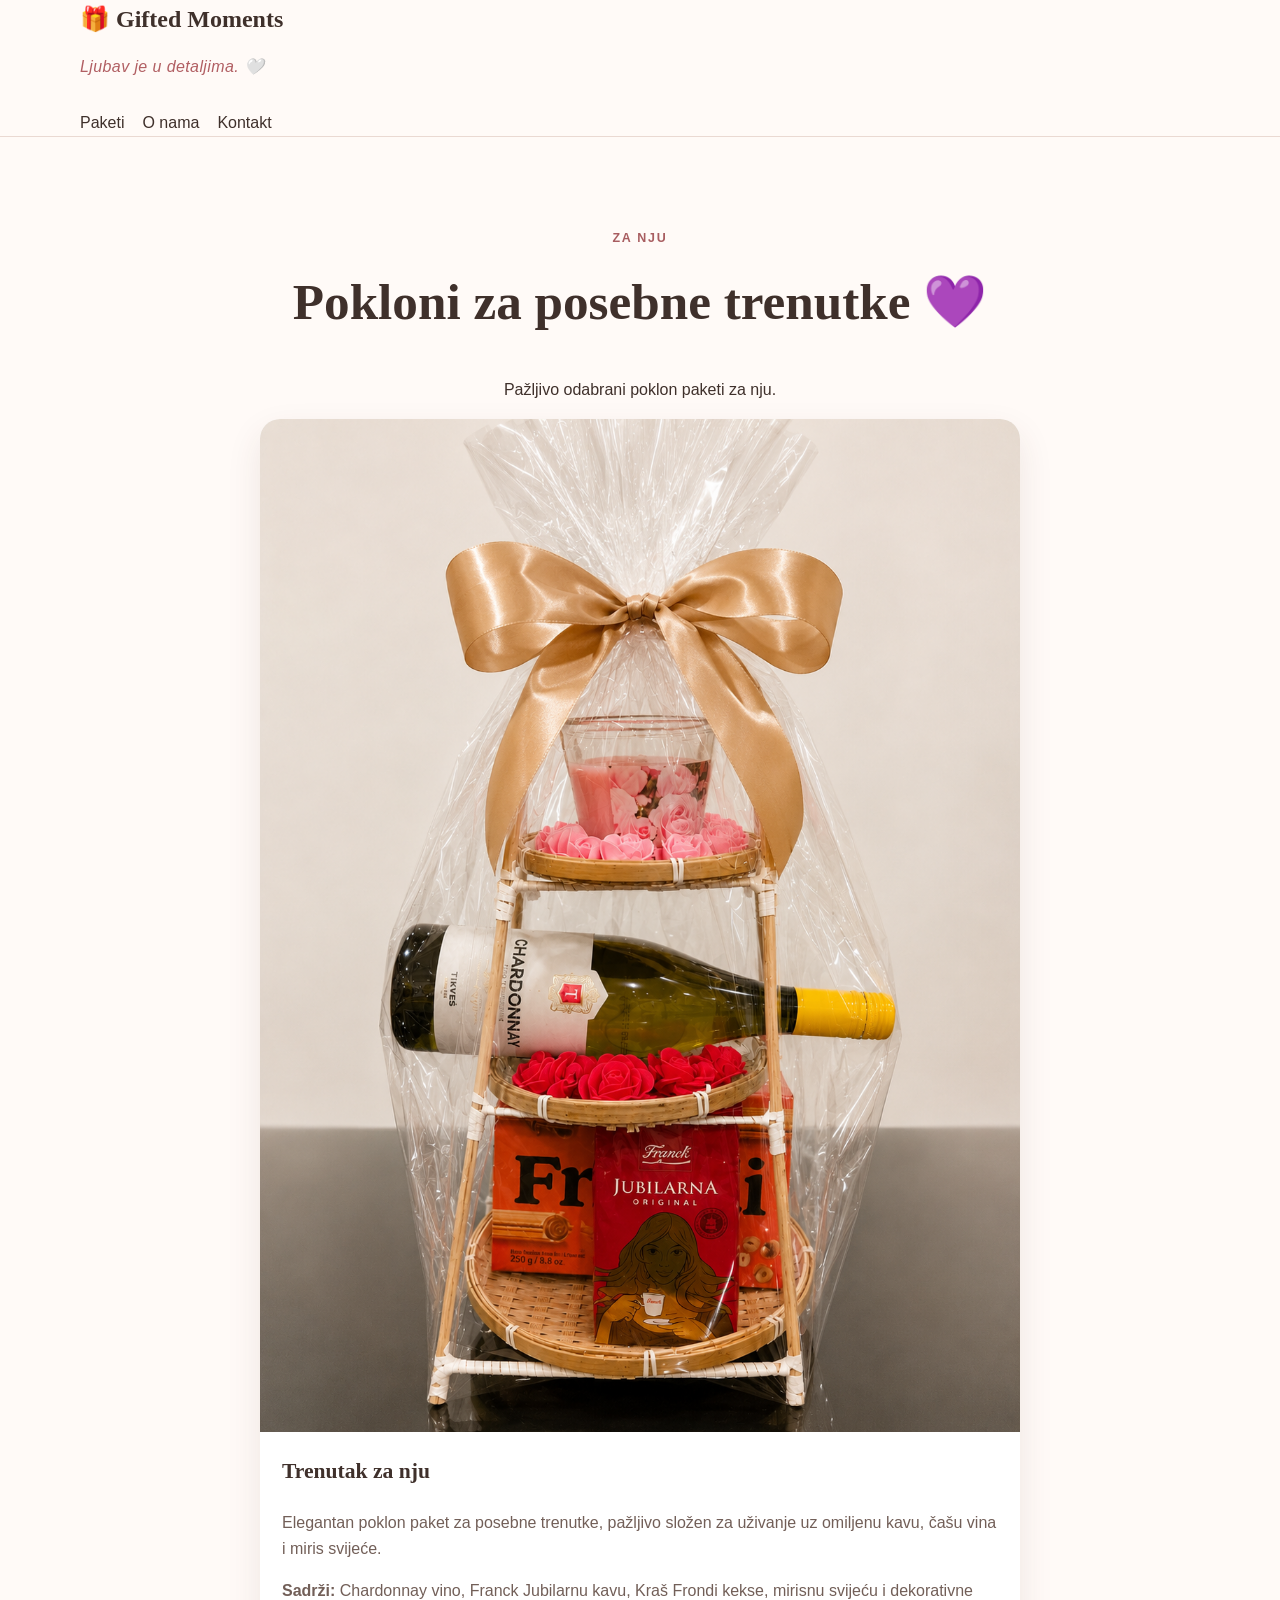
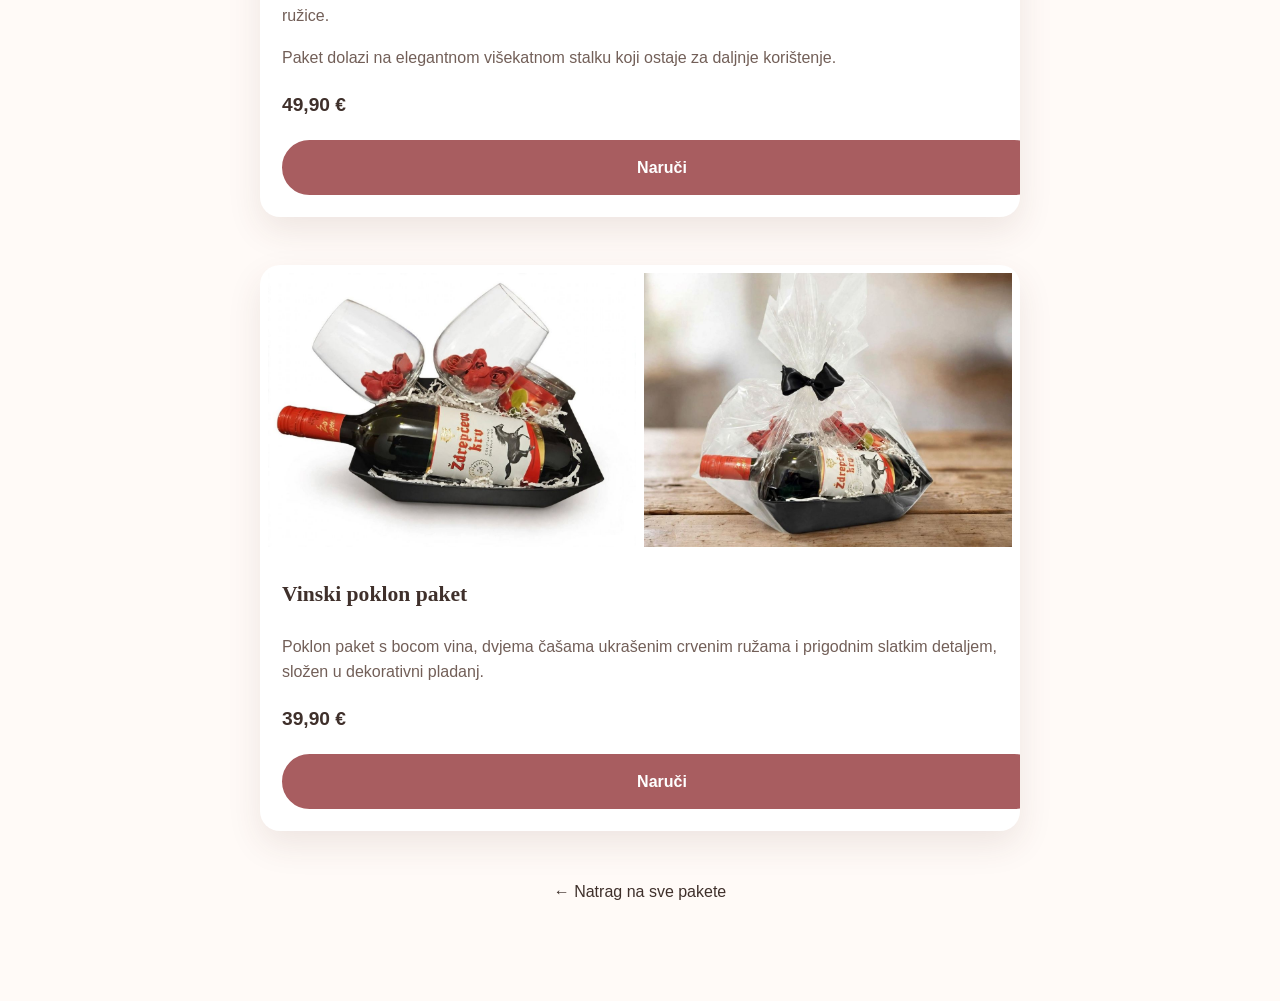
<file: za-nju.html>
<!DOCTYPE html>
<html lang="hr">
<head>
  <meta charset="UTF-8">
  <meta name="viewport" content="width=device-width, initial-scale=1.0">
  <meta name="description" content="Poklon paketi Gifted Moments za nju, uključujući Vinski poklon paket.">
  <title>Za nju | Gifted Moments</title>
  <link rel="stylesheet" href="style.css">
  <style>
    .gallery-product { max-width: 760px; margin: 0 auto 48px; }
    .gallery-product > img { width: 100%; height: auto; aspect-ratio: auto; object-fit: contain; background: #fff; }
    .gallery-pair { display: grid; grid-template-columns: 1fr 1fr; gap: 8px; padding: 8px; }
    .gallery-pair img { width: 100%; height: 100%; max-height: 420px; aspect-ratio: auto; object-fit: contain; background: #fff; }
    @media(max-width:520px) { .gallery-pair { grid-template-columns: 1fr; } }
  </style>
</head>
<body>
<header class="topbar">
  <div class="container nav">
    <a href="index.html" class="brand">🎁 Gifted Moments</a>
    <p class="tagline">Ljubav je u detaljima. 🤍</p>
    <nav><a href="index.html#paketi">Paketi</a><a href="index.html#o-nama">O nama</a><a href="index.html#kontakt">Kontakt</a></nav>
  </div>
</header>
<main class="section">
  <div class="container">
    <p class="eyebrow center">ZA NJU</p>
    <h2>Pokloni za posebne trenutke 💜</h2>
    <p class="center">Pažljivo odabrani poklon paketi za nju.</p>
    <article class="product gallery-product">
      <img src="Za-nju-1.png" alt="Poklon paket Trenutak za nju">
      <div class="product-body">
        <h3>Trenutak za nju</h3>
        <p>Elegantan poklon paket za posebne trenutke, pažljivo složen za uživanje uz omiljenu kavu, čašu vina i miris svijeće.</p>
        <p><strong>Sadrži:</strong> Chardonnay vino, Franck Jubilarnu kavu, Kraš Frondi kekse, mirisnu svijeću i dekorativne ružice.</p>
        <p>Paket dolazi na elegantnom višekatnom stalku koji ostaje za daljnje korištenje.</p>
        <p class="price">49,90 €</p>
        <a class="btn small" href="https://wa.me/385953366332?text=Pozdrav%2C%20zanima%20me%20poklon%20paket%20Trenutak%20za%20nju%20po%20cijeni%2049%2C90%20%E2%82%AC." target="_blank" rel="noopener">Naruči</a>
      </div>
    </article>
    <article class="product gallery-product">
      <div class="gallery-pair">
        <img src="vinski-paket-1.jpg" alt="Vinski poklon paket s čašama i crvenim ružama">
        <img src="vinski-paket-2.jpg" alt="Vinski poklon paket umotan u celofan s crnom mašnom">
      </div>
      <div class="product-body">
        <h3>Vinski poklon paket</h3>
        <p>Poklon paket s bocom vina, dvjema čašama ukrašenim crvenim ružama i prigodnim slatkim detaljem, složen u dekorativni pladanj.</p>
        <p class="price">39,90 €</p>
        <a class="btn small" href="https://wa.me/385953366332?text=Pozdrav%2C%20zanima%20me%20Vinski%20poklon%20paket%20po%20cijeni%2039%2C90%20%E2%82%AC." target="_blank" rel="noopener">Naruči</a>
      </div>
    </article>
    <p class="center"><a href="index.html#paketi">← Natrag na sve pakete</a></p>
  </div>
</main>
</body>
</html>
</file>
<file: style.css>
⁸* {
  box-sizing: border-box;
}

:root {
  --bg: #fffaf7;
  --soft: #f6ebe6;
  --text: #3f302b;
  --muted: #725f58;
  --accent: #a85d60;
  --accent-dark: #8d474a;
  --line: #ead9d2;
  --white: #ffffff;
  --shadow: 0 14px 34px rgba(86, 52, 44, 0.10);
}

html {
  scroll-behavior: smooth;
}

body {
  margin: 0;
  font-family: Arial, Helvetica, sans-serif;
  color: var(--text);
  background: var(--bg);
  line-height: 1.6;
}

img {
  width: 100%;
  display: block;
}

a {
  color: inherit;
  text-decoration: none;
}

.container {
  width: min(1120px, calc(100% - 32px));
  margin: 0 auto;
}

.narrow {
  width: min(760px, calc(100% - 32px));
}

.topbar {
  position: sticky;
  top: 0;
  z-index: 20;
  background: rgba(255, 250, 247, 0.95);
  border-bottom: 1px solid var(--line);
  backdrop-filter: blur(10px);
}

.nav {
  min-height: 72px;
  display: flex;
  align-items: center;
  justify-content: space-between;
  gap: 24px;
}

.brand {
  font-family: Georgia, "Times New Roman", serif;
  font-size: 1.5rem;
  font-weight: 700;
}

nav {
  display: flex;
  gap: 18px;
  flex-wrap: wrap;
}

nav a:hover {
  color: var(--accent);
}

.hero {
  padding: 72px 0;
  background: linear-gradient(135deg, #fffaf7 0%, #f4e4dc 100%);
}

.hero-grid {
  display: grid;
  grid-template-columns: 1fr 1fr;
  gap: 48px;
  align-items: center;
}

.eyebrow {
  text-transform: uppercase;
  letter-spacing: 0.14em;
  font-size: 0.78rem;
  color: var(--accent);
  font-weight: 700;
}

.hero h1, h2 {
  font-family: Georgia, "Times New Roman", serif;
}

.hero h1 {
  font-size: clamp(2.5rem, 6vw, 5rem);
  line-height: 1.02;
  margin: 12px 0 20px;
}

.hero-copy p:not(.eyebrow) {
  max-width: 590px;
  font-size: 1.08rem;
  color: var(--muted);
}

.hero-card {
  background: var(--white);
  border-radius: 24px;
  overflow: hidden;
  box-shadow: var(--shadow);
}

.hero-card img {
  aspect-ratio: 4 / 3;
  object-fit: cover;
  background: #eadfd9;
}

.image-note {
  padding: 12px 16px;
  font-size: 0.85rem;
  color: var(--muted);
}

.btn {
  display: inline-flex;
  align-items: center;
  justify-content: center;
  padding: 13px 20px;
  border-radius: 999px;
  background: var(--accent);
  color: var(--white);
  font-weight: 700;
  border: 2px solid var(--accent);
  transition: 0.2s ease;
}

.btn:hover {
  background: var(--accent-dark);
  border-color: var(--accent-dark);
  transform: translateY(-1px);
}

.btn.small {
  width: 100%;
}

.btn.outline {
  background: transparent;
  color: var(--accent);
}

.section {
  padding: 80px 0;
}

.soft {
  background: var(--soft);
}

.center {
  text-align: center;
}

h2 {
  font-size: clamp(2rem, 4vw, 3.2rem);
  margin: 8px 0 34px;
  text-align: center;
}

.products {
  display: grid;
  grid-template-columns: repeat(4, 1fr);
  gap: 20px;
}

.product {
  overflow: hidden;
  border-radius: 20px;
  background: var(--white);
  box-shadow: var(--shadow);
}

.product img {
  aspect-ratio: 1 / 1;
  object-fit: cover;
  background: #eadfd9;
}

.product-body {
  padding: 22px;
}

.product h3 {
  margin-top: 0;
  font-family: Georgia, "Times New Roman", serif;
  font-size: 1.35rem;
}

.product p {
  color: var(--muted);
}

.price {
  color: var(--text) !important;
  font-weight: 800;
  font-size: 1.2rem;
}

.contact {
  display: flex;
  align-items: center;
  justify-content: space-between;
  gap: 28px;
}

.contact h2 {
  text-align: left;
  margin-bottom: 8px;
}

.contact-links {
  display: flex;
  gap: 12px;
  flex-wrap: wrap;
}

footer {
  border-top: 1px solid var(--line);
  padding: 28px 0;
  background: #fff;
}

.footer-inner {
  display: flex;
  justify-content: space-between;
  gap: 16px;
  flex-wrap: wrap;
  color: var(--muted);
  font-size: 0.92rem;
}

@media (max-width: 900px) {
  .hero-grid {
    grid-template-columns: 1fr;
  }

  .products {
    grid-template-columns: repeat(2, 1fr);
  }

  .contact {
    align-items: flex-start;
    flex-direction: column;
  }
}

@media (max-width: 620px) {
  .nav {
    align-items: flex-start;
    flex-direction: column;
    padding: 14px 0;
  }

  nav {
    font-size: 0.92rem;
  }

  .hero {
    padding: 48px 0;
  }

  .section {
    padding: 58px 0;
  }

  .products {
    grid-template-columns: 1fr;
  }

  .btn {
    width: 100%;
  }
}
#baby .product img {
  width: 100%;
  height: 430px;
  object-fit: cover;
  object-position: center;
}
#baby .product:nth-child(2) img {
  width: 100%;
  height: 360px;
  object-fit: contain;
  background: white;
}
.nav {
  flex-wrap: wrap;
}

.tagline {
  width: 100%;
  margin: -8px 0 6px;
  font-size: 16px;
  font-style: italic;
  font-weight: 500;
  color: #b15f63;
  letter-spacing: 0.4px;
}
/* Kompaktnije zaglavlje na mobitelu */
@media (max-width: 768px) {
  .nav {
    min-height: auto;
    padding: 18px 0;
    gap: 8px;
  }

  .tagline {
    width: 100%;
    margin: 0;
    font-size: 15px;
    line-height: 1.3;
  }

  .nav nav {
    width: 100%;
    margin-top: 10px;
  }
}
@media (max-width: 768px) {
  .nav {
    row-gap: 4px;
  }

  .tagline {
    margin-bottom: 2px;
  }

  .nav nav {
    margin-top: 2px;
  }
}
</file>
